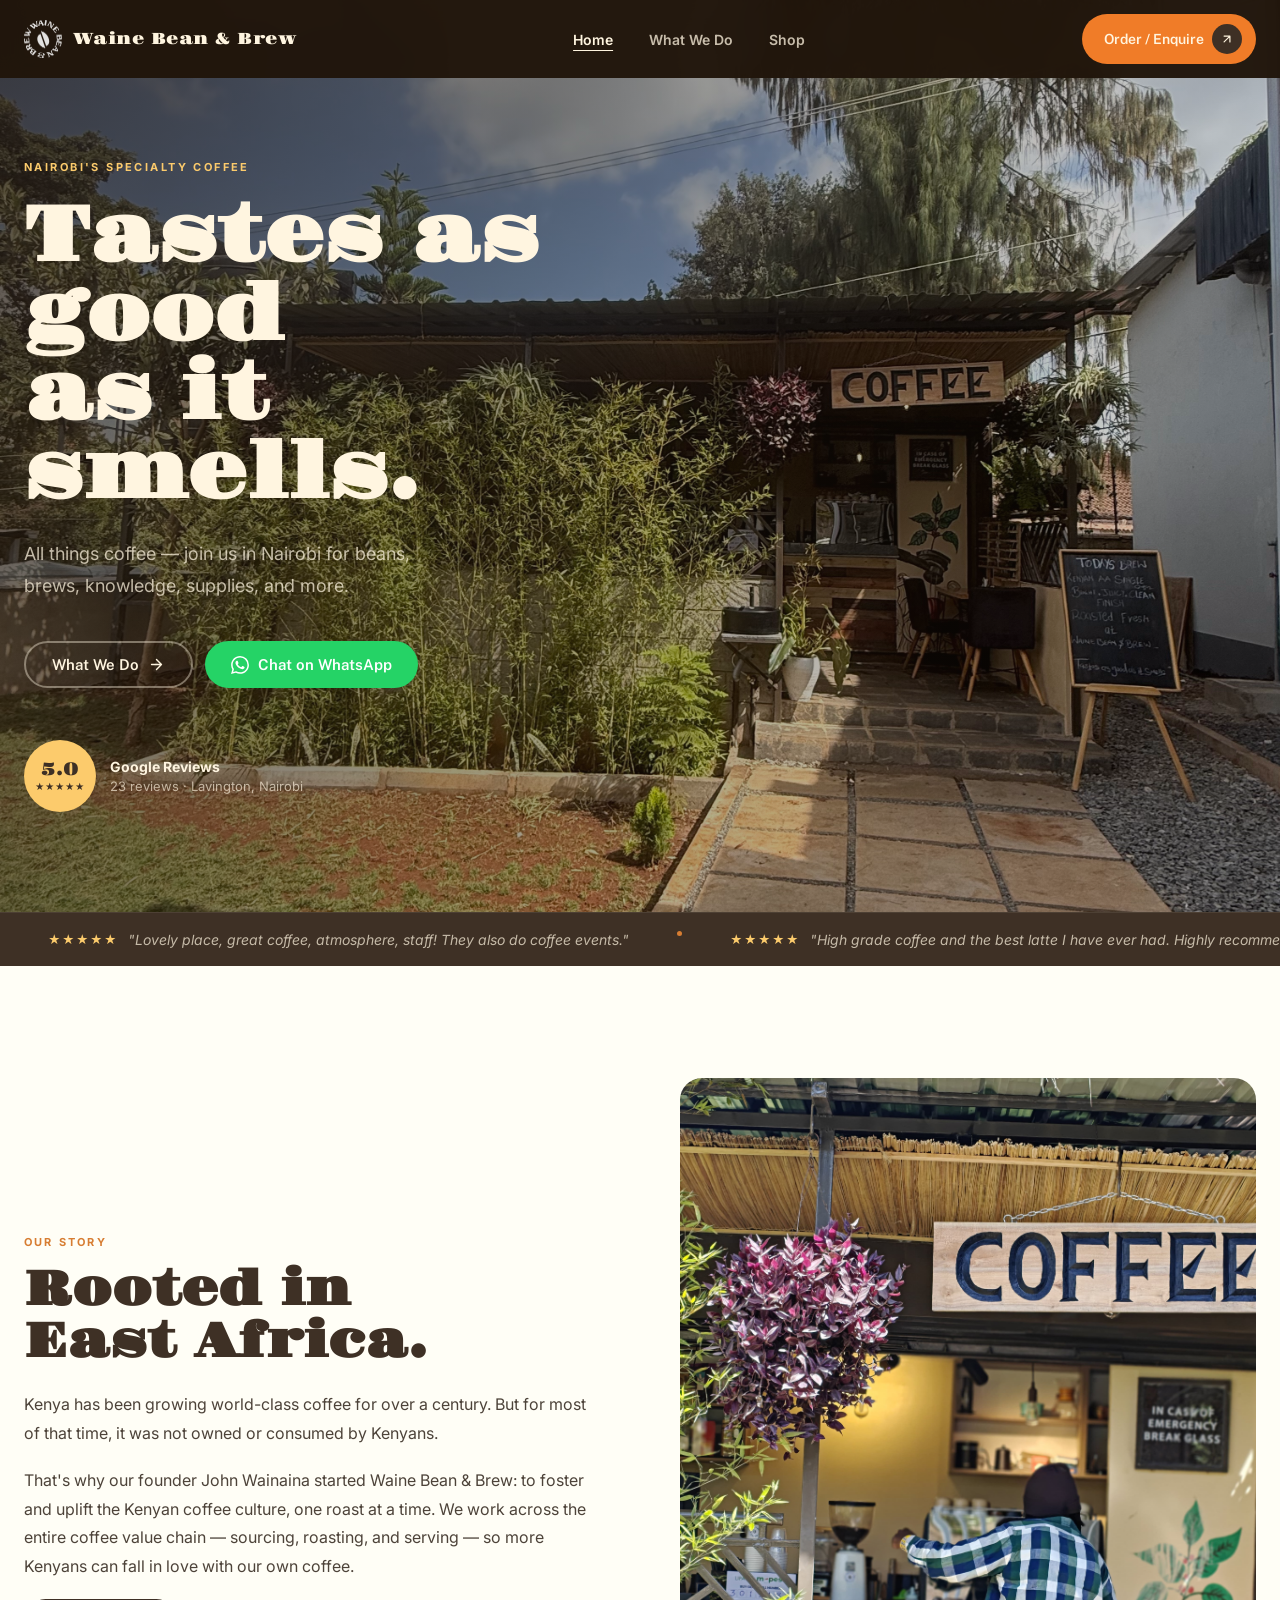
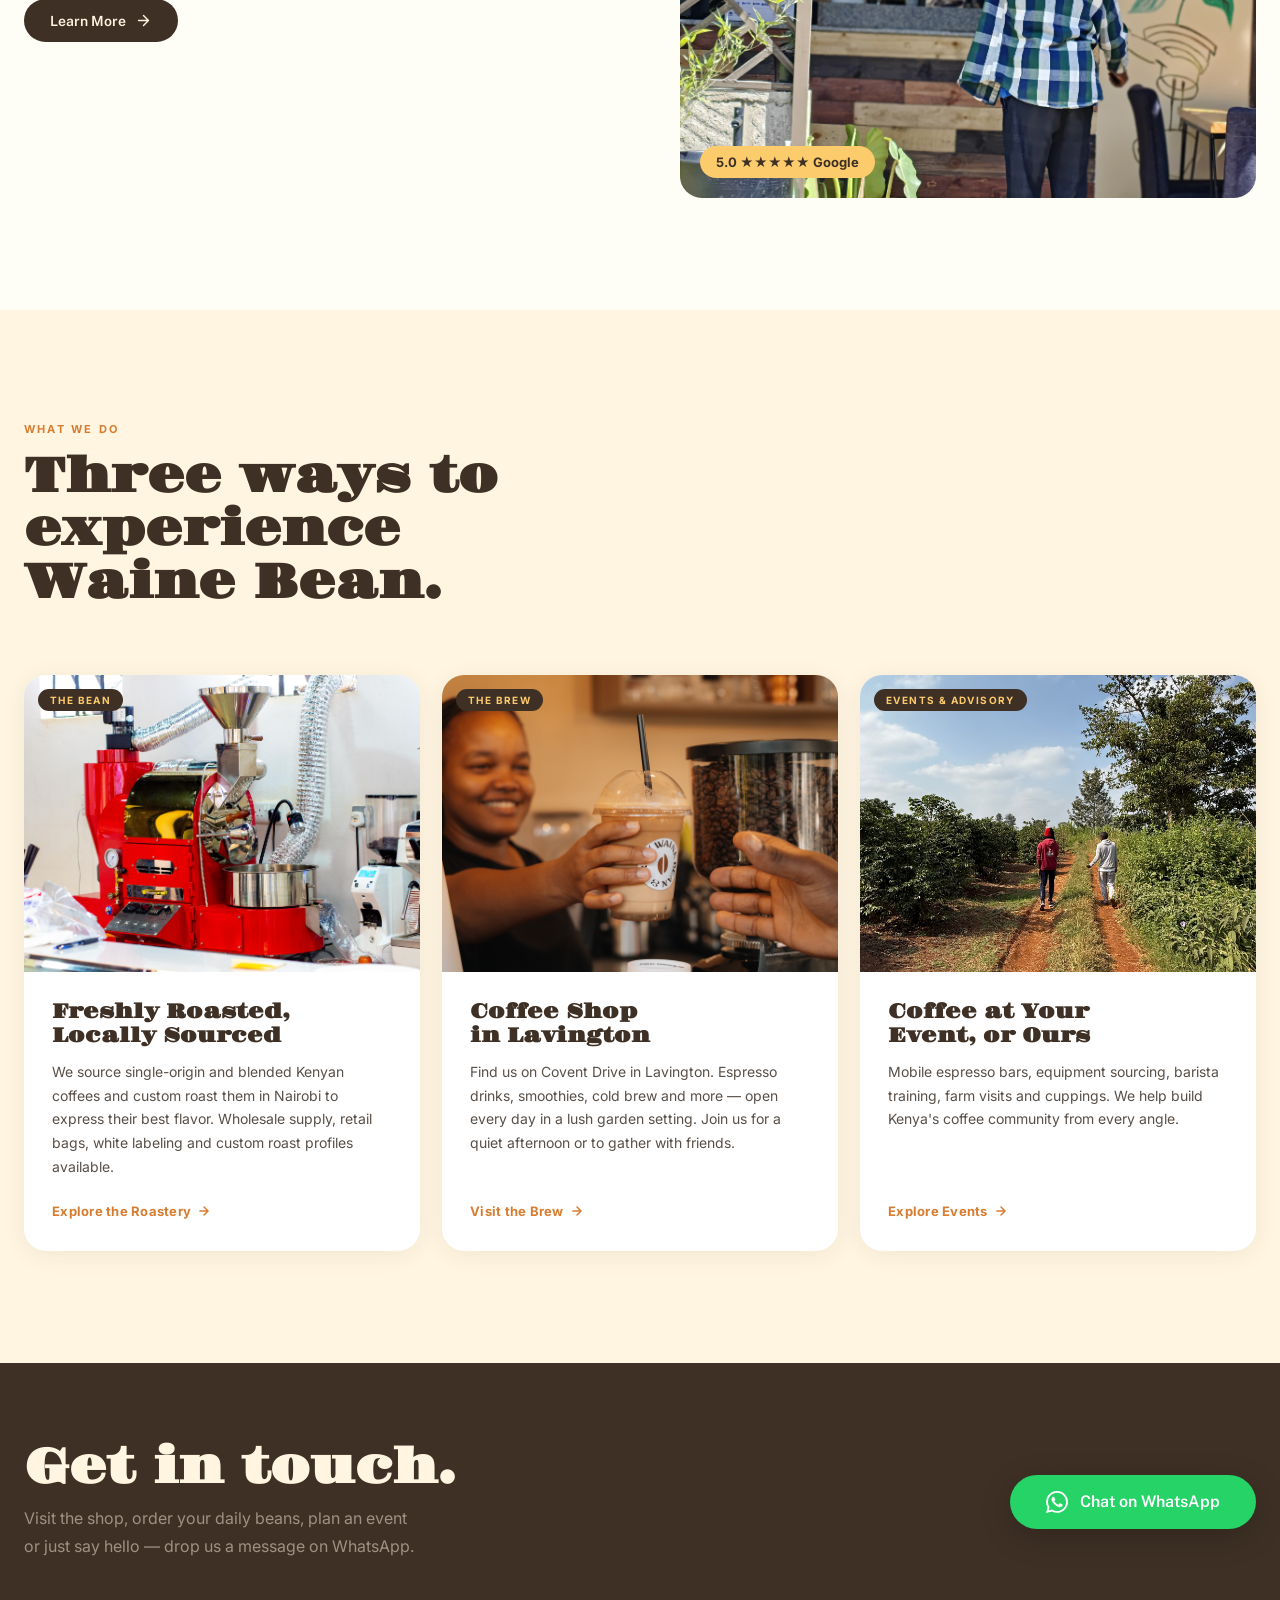
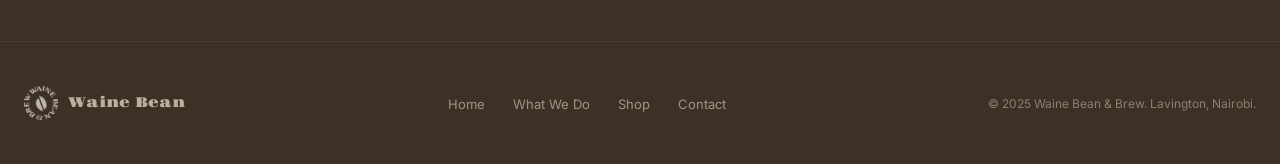
<file: WBB Site.html>
<!DOCTYPE html>
<html lang="en">
<head>
  <meta charset="UTF-8">
  <meta name="viewport" content="width=device-width, initial-scale=1.0">
  <title>Waine Bean &amp; Brew</title>
  <link rel="preconnect" href="https://fonts.googleapis.com">
  <link rel="preconnect" href="https://fonts.gstatic.com" crossorigin="">
  <link href="https://fonts.googleapis.com/css2?family=Gravitas+One&family=Inter:wght@400;500;600;700&family=Public+Sans:wght@400;500;600&display=swap" rel="stylesheet">
  <style>
    *, *::before, *::after { box-sizing: border-box; margin: 0; padding: 0; }
    :root {
      --brown:  #3e3025;
      --orange: #d77d32;
      --peach:  #fff5e0;
      --cream:  #fffef6;
      --gold:   #fccb6c;
      --green:  #1b3a2a;
      --text:   #21150b;
      --page-gutter: max(24px, calc(50% - 640px));
    }
    html { scroll-behavior: smooth; }
    body { font-family: 'Inter', sans-serif; background: var(--cream); color: var(--text); overflow-x: hidden; }

    /* ── PAGE SWITCHING ── */
    .page { display: none; }
    .page.active { display: block; }

    /* ── NAV ── */
    nav {
      position: fixed; top: 0; left: 0; right: 0; z-index: 100;
      padding: 14px var(--page-gutter);
      display: flex; align-items: center; justify-content: space-between;
      background: rgba(33,21,11,0.97); backdrop-filter: blur(10px);
    }
    .nav-logo { display: flex; align-items: center; gap: 11px; text-decoration: none; cursor: pointer; }
    .nav-logo img { width: 38px; height: 38px; object-fit: contain; filter: brightness(0) invert(1); opacity: 0.88; }
    .nav-wordmark { font-family: 'Gravitas One', serif; font-size: 16px; color: var(--peach); letter-spacing: 0.03em; }
    .nav-links { display: flex; gap: 36px; list-style: none; }
    .nav-links a { font-weight: 600; font-size: 14px; color: var(--peach); text-decoration: none; opacity: 0.75; transition: opacity 0.2s; cursor: pointer; }
    .nav-links a:hover { opacity: 1; }
    .nav-links a.active { opacity: 1; text-decoration: underline; text-underline-offset: 5px; }
    .nav-cta {
      display: inline-flex; align-items: center; gap: 8px;
      background: #f07c28; color: var(--peach);
      font-family: 'Public Sans', sans-serif; font-weight: 600; font-size: 14px;
      padding: 10px 14px 10px 22px; border-radius: 40px; text-decoration: none;
      transition: background 0.2s;
    }
    .nav-cta:hover { background: #be6c27; }
    .nav-cta-icon { width: 30px; height: 30px; background: var(--brown); border-radius: 50%; display: flex; align-items: center; justify-content: center; }
    .nav-cta-icon svg { width: 14px; height: 14px; stroke: var(--peach); fill: none; }

    /* ── SHARED ── */
    .section-label { font-size: 11px; font-weight: 700; letter-spacing: 0.2em; text-transform: uppercase; color: var(--orange); margin-bottom: 16px; }
    .section-title { font-family: 'Gravitas One', serif; font-size: clamp(30px, 4vw, 48px); line-height: 1.1; color: var(--brown); margin-bottom: 20px; }
    .section-body { font-size: 16px; line-height: 1.8; color: var(--text); opacity: 0.8; margin-bottom: 18px; }
    .btn-primary {
      display: inline-flex; align-items: center; gap: 9px;
      background: var(--brown); color: var(--peach);
      font-family: 'Public Sans', sans-serif; font-weight: 600; font-size: 14px;
      padding: 13px 26px; border-radius: 40px; text-decoration: none;
      transition: background 0.2s, transform 0.15s; cursor: pointer;
    }
    .btn-primary:hover { background: #2a1f15; transform: translateY(-2px); }
    .btn-primary svg { width: 17px; height: 17px; fill: none; stroke: currentColor; stroke-width: 2; flex-shrink: 0; }
    .btn-green {
      display: inline-flex; align-items: center; gap: 9px;
      background: var(--green); color: var(--peach);
      font-family: 'Public Sans', sans-serif; font-weight: 600; font-size: 14px;
      padding: 13px 26px; border-radius: 40px; text-decoration: none;
      transition: background 0.2s, transform 0.15s;
    }
    .btn-green:hover { background: #122a1e; transform: translateY(-2px); }
    .btn-green svg { width: 14px; height: 14px; stroke: currentColor; fill: none; stroke-width: 2; }
    .btn-whatsapp {
      display: inline-flex; align-items: center; gap: 9px;
      background: #25D366; color: #fff;
      font-family: 'Public Sans', sans-serif; font-weight: 600; font-size: 15px;
      padding: 13px 26px; border-radius: 40px; text-decoration: none;
      transition: background 0.2s, transform 0.15s;
    }
    .btn-whatsapp:hover { background: #1ebe58; transform: translateY(-2px); }
    .btn-whatsapp svg { width: 18px; height: 18px; fill: currentColor; flex-shrink: 0; }
    .btn-whatsapp-sm {
      display: inline-flex; align-items: center; gap: 9px;
      background: #25D366; color: #fff;
      font-family: 'Public Sans', sans-serif; font-weight: 600; font-size: 13px;
      padding: 10px 18px; border-radius: 40px; text-decoration: none;
      transition: background 0.2s, transform 0.15s;
    }
    .btn-whatsapp-sm:hover { background: #1ebe58; }
    .btn-whatsapp-sm svg { width: 15px; height: 15px; fill: currentColor; }
    .btn-whatsapp-lg {
      display: inline-flex; align-items: center; gap: 12px;
      background: #25D366; color: #fff;
      font-family: 'Public Sans', sans-serif; font-weight: 600; font-size: 16px;
      padding: 16px 36px; border-radius: 40px; text-decoration: none;
      box-shadow: 0 8px 32px rgba(0,0,0,0.2);
      transition: background 0.2s, transform 0.15s; flex-shrink: 0;
    }
    .btn-whatsapp-lg:hover { background: #1ebe58; transform: translateY(-2px); }
    .btn-whatsapp-lg svg { width: 22px; height: 22px; fill: currentColor; flex-shrink: 0; }
    .btn-peach {
      display: inline-flex; align-items: center; gap: 9px;
      background: var(--peach); color: var(--brown);
      font-family: 'Public Sans', sans-serif; font-weight: 700; font-size: 15px;
      padding: 14px 28px; border-radius: 40px; text-decoration: none;
      transition: background 0.2s, transform 0.15s;
    }
    .btn-peach:hover { background: white; transform: translateY(-2px); }
    .btn-peach svg { width: 18px; height: 18px; flex-shrink: 0; fill: currentColor; }
    .btn-peach-outline {
      display: inline-flex; align-items: center; gap: 9px;
      background: transparent; color: var(--peach);
      border: 2px solid rgba(255,245,224,0.4);
      font-family: 'Public Sans', sans-serif; font-weight: 600; font-size: 15px;
      padding: 13px 26px; border-radius: 40px; text-decoration: none;
      transition: border-color 0.2s, background 0.2s; cursor: pointer;
    }
    .btn-peach-outline:hover { border-color: var(--peach); background: rgba(255,245,224,0.08); }
    .btn-peach-outline svg { width: 17px; height: 17px; fill: none; stroke: currentColor; stroke-width: 2; flex-shrink: 0; }
    .contact-strip {
      background: var(--brown); padding: 80px var(--page-gutter);
      display: flex; align-items: center; justify-content: space-between;
      flex-wrap: wrap; gap: 40px;
    }
    .contact-strip .section-title { color: var(--peach); margin-bottom: 8px; }
    .contact-strip .section-body { color: rgba(255,245,224,0.62); max-width: 400px; margin-bottom: 0; }
    .contact-title { font-family: 'Gravitas One', serif; font-size: clamp(28px,3.5vw,44px); color: var(--peach); margin-bottom: 8px; line-height: 1.1; }
    .contact-body { font-size: 16px; line-height: 1.7; color: rgba(255,245,224,0.62); max-width: 400px; }
    footer { background: var(--brown); color: var(--peach); padding: 44px var(--page-gutter); display: flex; align-items: center; justify-content: space-between; flex-wrap: wrap; gap: 20px; border-top: 1px solid rgba(255,245,224,0.07); }
    .footer-logo { display: flex; align-items: center; gap: 10px; }
    .footer-logo img { width: 34px; height: 34px; filter: brightness(0) invert(1); opacity: 0.65; }
    .footer-wordmark { font-family: 'Gravitas One', serif; font-size: 14px; opacity: 0.65; }
    .footer-copy { font-size: 12px; opacity: 0.4; }
    .footer-links { display: flex; gap: 28px; list-style: none; }
    .footer-links a { color: var(--peach); opacity: 0.5; font-size: 13px; text-decoration: none; transition: opacity 0.2s; cursor: pointer; }
    .footer-links a:hover { opacity: 1; }
    .wa-svg { width: 22px; height: 22px; fill: currentColor; flex-shrink: 0; }

    /* ── HOME PAGE ── */
    .hero {
      position: relative; min-height: 100vh;
      display: flex; align-items: center; overflow: hidden;
    }
    .hero-bg { position: absolute; inset: 0; z-index: 0; }
    .hero-bg img { width: 100%; height: 100%; object-fit: cover; object-position: center; display: block; }
    .hero-bg::after {
      content: ''; position: absolute; inset: 0;
      background: linear-gradient(105deg, rgba(33,21,11,0.72) 0%, rgba(33,21,11,0.35) 60%, rgba(33,21,11,0.1) 100%);
    }
    .hero-content { position: relative; z-index: 2; margin-left: var(--page-gutter); padding: 160px 0 100px; max-width: 640px; }
    .hero-label { font-size: 11px; font-weight: 700; letter-spacing: 0.22em; text-transform: uppercase; color: var(--gold); margin-bottom: 24px; }
    .hero-title { font-family: 'Gravitas One', serif; font-size: clamp(48px, 6vw, 84px); color: var(--peach); line-height: 1.03; margin-bottom: 24px; }
    .hero-sub { font-size: 18px; line-height: 1.75; color: rgba(255,245,224,0.72); max-width: 420px; margin-bottom: 40px; }
    .hero-btns { display: flex; gap: 12px; flex-wrap: wrap; }
    .hero-badge { margin-top: 52px; display: flex; align-items: center; gap: 14px; }
    .hero-badge-circle {
      width: 72px; height: 72px; border-radius: 50%;
      background: var(--gold); color: var(--brown);
      display: flex; flex-direction: column; align-items: center; justify-content: center; flex-shrink: 0;
    }
    .hero-badge-circle-num { font-family: 'Gravitas One', serif; font-size: 18px; line-height: 1; }
    .hero-badge-circle-stars { font-size: 9px; letter-spacing: 1px; margin-top: 2px; }
    .hero-badge-text { color: rgba(255,245,224,0.65); font-size: 13px; line-height: 1.5; }
    .hero-badge-text strong { color: var(--peach); display: block; font-size: 14px; }
    .reviews-ticker { background: var(--brown); overflow: hidden; padding: 18px 0; border-top: 1px solid rgba(255,245,224,0.08); }
    .reviews-ticker-track { display: flex; gap: 0; animation: ticker 40s linear infinite; width: max-content; }
    .reviews-ticker:hover .reviews-ticker-track { animation-play-state: paused; }
    @keyframes ticker { 0% { transform: translateX(0); } 100% { transform: translateX(-50%); } }
    .ticker-item { display: inline-flex; align-items: center; gap: 10px; padding: 0 48px; white-space: nowrap; font-size: 14px; color: rgba(255,245,224,0.7); font-style: italic; }
    .ticker-stars { color: var(--gold); font-style: normal; letter-spacing: 1px; font-size: 12px; }
    .ticker-sep { width: 5px; height: 5px; border-radius: 50%; background: var(--orange); flex-shrink: 0; }
    .story { padding: 112px var(--page-gutter); background: var(--cream); display: grid; grid-template-columns: 1fr 1fr; gap: 80px; align-items: center; }
    .story-photo { border-radius: 22px; overflow: hidden; position: relative; aspect-ratio: 4/5; }
    .story-photo img { width: 100%; height: 100%; object-fit: cover; display: block; }
    .story-badge { position: absolute; bottom: 20px; left: 20px; background: var(--gold); color: var(--brown); font-weight: 700; font-size: 13px; padding: 8px 16px; border-radius: 30px; }
    .home-cards-section { padding: 112px var(--page-gutter); background: var(--peach); }
    .home-cards-header { max-width: 560px; margin-bottom: 64px; }
    .home-cards { display: grid; grid-template-columns: repeat(3, 1fr); gap: 22px; }
    .home-card { background: white; border-radius: 22px; overflow: hidden; display: flex; flex-direction: column; box-shadow: 0 4px 24px rgba(62,48,37,0.07); transition: transform 0.25s, box-shadow 0.25s; }
    .home-card:hover { transform: translateY(-6px); box-shadow: 0 12px 40px rgba(62,48,37,0.13); }
    .home-card-photo { aspect-ratio: 4/3; overflow: hidden; position: relative; }
    .home-card-photo img { width: 100%; height: 100%; object-fit: cover; display: block; transition: transform 0.4s; }
    .home-card:hover .home-card-photo img { transform: scale(1.04); }
    .home-card-tag { position: absolute; top: 14px; left: 14px; font-size: 10px; font-weight: 700; letter-spacing: 0.14em; text-transform: uppercase; background: var(--brown); color: var(--gold); padding: 5px 12px; border-radius: 20px; }
    .home-card-body { padding: 28px 28px 32px; flex: 1; display: flex; flex-direction: column; }
    .home-card-title { font-family: 'Gravitas One', serif; font-size: 20px; color: var(--brown); margin-bottom: 12px; line-height: 1.2; }
    .home-card-text { font-size: 14px; line-height: 1.7; color: var(--text); opacity: 0.75; flex: 1; margin-bottom: 24px; }
    .home-card-link { display: inline-flex; align-items: center; gap: 6px; color: var(--orange); font-weight: 700; font-size: 13px; text-decoration: none; cursor: pointer; letter-spacing: 0.02em; transition: gap 0.2s; }
    .home-card-link:hover { gap: 10px; }
    .home-card-link svg { width: 14px; height: 14px; stroke: currentColor; fill: none; stroke-width: 2.5; }

    /* ── WHAT WE DO PAGE ── */
    .page-hero {
      padding: 148px var(--page-gutter) 100px; background: var(--brown);
      display: grid; grid-template-columns: 1fr 1fr; gap: 80px; align-items: center;
      position: relative; overflow: hidden;
    }
    .page-hero::after { content: ''; position: absolute; right: 0; top: 0; bottom: 0; width: 50%; background: url('assets/photos/outside.jpg') center / cover no-repeat; opacity: 0.18; }
    .page-hero-label { font-size: 11px; font-weight: 700; letter-spacing: 0.2em; text-transform: uppercase; color: var(--gold); margin-bottom: 20px; }
    .page-hero-title { font-family: 'Gravitas One', serif; font-size: clamp(44px, 5.5vw, 72px); color: var(--peach); line-height: 1.05; margin-bottom: 20px; }
    .page-hero-body { font-size: 17px; line-height: 1.75; color: rgba(255,245,224,0.68); max-width: 440px; }
    .anchor-nav { display: flex; flex-direction: column; gap: 14px; position: relative; z-index: 2; }
    .anchor-link { display: flex; align-items: center; justify-content: space-between; background: rgba(255,245,224,0.07); border: 1px solid rgba(255,245,224,0.12); border-radius: 14px; padding: 20px 24px; text-decoration: none; color: var(--peach); transition: background 0.2s, border-color 0.2s; cursor: pointer; }
    .anchor-link:hover { background: rgba(255,245,224,0.13); border-color: var(--orange); }
    .anchor-num { font-size: 10px; font-weight: 700; letter-spacing: 0.18em; text-transform: uppercase; color: var(--gold); margin-bottom: 4px; }
    .anchor-title { font-family: 'Gravitas One', serif; font-size: 17px; }
    .anchor-link svg { width: 18px; height: 18px; stroke: var(--orange); fill: none; flex-shrink: 0; }
    .wwd-section-label { font-size: 11px; font-weight: 700; letter-spacing: 0.2em; text-transform: uppercase; color: var(--orange); margin-bottom: 16px; }
    .wwd-section-title { font-family: 'Gravitas One', serif; font-size: clamp(30px, 4vw, 48px); line-height: 1.1; color: var(--brown); margin-bottom: 20px; }
    .wwd-section-body { font-size: 16px; line-height: 1.8; color: var(--text); opacity: 0.8; margin-bottom: 18px; }
    .offering-list { list-style: none; margin: 20px 0 28px; display: flex; flex-direction: column; gap: 12px; }
    .offering-list li { display: flex; align-items: flex-start; gap: 12px; font-size: 15px; line-height: 1.55; color: var(--text); opacity: 0.85; }
    .offering-list li::before { content: ''; width: 7px; height: 7px; border-radius: 50%; background: var(--orange); flex-shrink: 0; margin-top: 7px; }
    .two-col { display: grid; grid-template-columns: 1fr 1fr; gap: 72px; align-items: center; }
    .img-block { border-radius: 20px; overflow: hidden; position: relative; }
    .img-block img { width: 100%; height: 100%; object-fit: cover; display: block; }
    .img-tag { position: absolute; bottom: 14px; left: 14px; font-size: 10px; font-weight: 700; letter-spacing: 0.14em; text-transform: uppercase; color: white; background: rgba(0,0,0,0.45); padding: 5px 12px; border-radius: 20px; backdrop-filter: blur(4px); }
    .roastery { padding: 112px var(--page-gutter); background: var(--cream); }
    .bag-showcase { display: grid; grid-template-columns: 1fr 1fr; gap: 20px; margin-top: 40px; }
    .bag-card { border-radius: 16px; overflow: hidden; position: relative; aspect-ratio: 3/4; }
    .bag-card img { width: 100%; height: 100%; object-fit: cover; display: block; transition: transform 0.4s; }
    .bag-card:hover img { transform: scale(1.04); }
    .bag-card-label { position: absolute; bottom: 0; left: 0; right: 0; padding: 28px 18px 18px; background: linear-gradient(to top, rgba(33,21,11,0.85), transparent); color: white; }
    .bag-card-label .name { font-family: 'Gravitas One', serif; font-size: 16px; margin-bottom: 3px; }
    .bag-card-label .sub { font-size: 11px; opacity: 0.75; }
    .retail-box { margin-top: 40px; background: var(--peach); border-radius: 18px; padding: 32px; border-left: 4px solid var(--orange); }
    .retail-box h4 { font-family: 'Gravitas One', serif; font-size: 20px; color: var(--brown); margin-bottom: 10px; }
    .retail-box p { font-size: 15px; line-height: 1.65; color: var(--text); opacity: 0.8; margin-bottom: 18px; }
    .brew { padding: 112px var(--page-gutter); background: var(--peach); }
    .brew .wwd-section-title { color: var(--green); }
    .brew-photo-grid { display: grid; grid-template-columns: 2fr 1fr; grid-template-rows: 1fr 1fr; gap: 14px; height: 520px; }
    .brew-photo-grid .main-photo { grid-row: 1 / 3; border-radius: 18px; overflow: hidden; position: relative; }
    .brew-photo-grid .main-photo img { width: 100%; height: 100%; object-fit: cover; }
    .brew-photo-grid .side-photo { border-radius: 18px; overflow: hidden; position: relative; }
    .brew-photo-grid .side-photo img { width: 100%; height: 100%; object-fit: cover; }
    .photo-tag { position: absolute; bottom: 12px; left: 12px; font-size: 10px; font-weight: 700; letter-spacing: 0.12em; text-transform: uppercase; color: white; background: rgba(0,0,0,0.4); padding: 4px 10px; border-radius: 16px; backdrop-filter: blur(4px); }
    .review-highlight { background: white; border-radius: 18px; padding: 28px; margin: 32px 0; box-shadow: 0 4px 24px rgba(62,48,37,0.08); }
    .review-highlight-header { display: flex; align-items: center; justify-content: space-between; margin-bottom: 18px; }
    .review-big { font-family: 'Gravitas One', serif; font-size: 40px; color: var(--brown); line-height: 1; }
    .review-stars-big { font-size: 17px; color: var(--gold); letter-spacing: 2px; }
    .review-count { font-size: 12px; color: var(--text); opacity: 0.5; margin-top: 3px; }
    .review-quote { font-size: 14px; line-height: 1.7; color: var(--text); opacity: 0.75; font-style: italic; border-top: 1px solid rgba(62,48,37,0.08); padding-top: 16px; }
    .events { padding: 112px var(--page-gutter); background: #5c3d28; }
    .events .wwd-section-label { color: var(--gold); }
    .events .wwd-section-title { color: var(--peach); }
    .events .wwd-section-body { color: rgba(255,245,224,0.72); }
    .events-cards { display: grid; grid-template-columns: repeat(2, 1fr); gap: 18px; margin: 52px 0; }
    .event-card { background: rgba(255,245,224,0.07); border: 1px solid rgba(255,245,224,0.1); border-radius: 18px; padding: 30px 26px; transition: background 0.2s, border-color 0.2s; }
    .event-card:hover { background: rgba(255,245,224,0.12); border-color: rgba(252,203,108,0.35); }
    .event-icon { font-size: 26px; margin-bottom: 16px; }
    .event-title { font-family: 'Gravitas One', serif; font-size: 19px; color: var(--peach); margin-bottom: 10px; line-height: 1.2; }
    .event-desc { font-size: 14px; line-height: 1.65; color: rgba(255,245,224,0.62); }
    .events-cta-block { background: rgba(255,245,224,0.06); border: 1px solid rgba(255,245,224,0.1); border-radius: 20px; padding: 52px; display: flex; align-items: center; gap: 60px; }
    .events-cta-img { width: 220px; flex-shrink: 0; }
    .events-cta-img img { width: 100%; border-radius: 14px; object-fit: cover; aspect-ratio: 3/4; }
    .events-cta-text h3 { font-family: 'Gravitas One', serif; font-size: 30px; color: var(--peach); margin-bottom: 14px; line-height: 1.2; }
    .events-cta-text p { font-size: 15px; line-height: 1.75; color: rgba(255,245,224,0.68); margin-bottom: 28px; }

    /* ── SHOP PAGE ── */
    .shop-hero {
      padding: 130px var(--page-gutter) 72px; background: var(--brown);
      display: flex; align-items: flex-end; justify-content: space-between;
      gap: 40px; flex-wrap: wrap; position: relative; overflow: hidden;
    }
    .shop-hero::after { content: 'SHOP'; position: absolute; right: -20px; top: 20px; font-family: 'Gravitas One', serif; font-size: 260px; color: rgba(255,245,224,0.03); line-height: 1; pointer-events: none; }
    .filters { background: var(--peach); padding: 24px var(--page-gutter); display: flex; align-items: center; gap: 12px; border-bottom: 1px solid rgba(62,48,37,0.1); flex-wrap: wrap; position: sticky; top: 66px; z-index: 50; }
    .filter-label { font-size: 11px; font-weight: 700; letter-spacing: 0.15em; text-transform: uppercase; color: var(--brown); opacity: 0.5; margin-right: 4px; }
    .filter-btn { padding: 8px 18px; border-radius: 40px; border: 1.5px solid rgba(62,48,37,0.2); font-family: 'Public Sans', sans-serif; font-weight: 600; font-size: 13px; color: var(--brown); background: transparent; cursor: pointer; transition: background 0.15s, border-color 0.15s, color 0.15s; }
    .filter-btn:hover { border-color: var(--orange); color: var(--orange); }
    .filter-btn.active { background: var(--brown); color: var(--peach); border-color: var(--brown); }
    .shop-grid-wrap { padding: 56px var(--page-gutter) 100px; }
    .shop-grid { display: grid; grid-template-columns: repeat(3, 1fr); gap: 28px; }
    .product-card { background: white; border-radius: 20px; overflow: hidden; display: flex; flex-direction: column; transition: transform 0.25s, box-shadow 0.25s; position: relative; }
    .product-card:hover { transform: translateY(-5px); box-shadow: 0 20px 48px rgba(62,48,37,0.13); }
    .product-card.hidden { display: none; }
    .card-image { width: 100%; aspect-ratio: 3/4; overflow: hidden; position: relative; background: var(--peach); }
    .card-image img { width: 100%; height: 100%; object-fit: cover; object-position: center; transition: transform 0.5s ease; }
    .product-card:hover .card-image img { transform: scale(1.04); }
    .card-badge { position: absolute; top: 14px; left: 14px; font-size: 9px; font-weight: 700; letter-spacing: 0.15em; text-transform: uppercase; padding: 5px 12px; border-radius: 20px; backdrop-filter: blur(4px); }
    .badge-limited { background: var(--gold); color: var(--brown); }
    .badge-showcase { background: rgba(27,58,42,0.85); color: white; }
    .badge-natural { background: rgba(215,125,50,0.9); color: white; }
    .card-content { padding: 24px 24px 28px; flex: 1; display: flex; flex-direction: column; }
    .card-origin { font-size: 10px; font-weight: 700; letter-spacing: 0.2em; text-transform: uppercase; color: var(--orange); margin-bottom: 8px; }
    .card-name { font-family: 'Gravitas One', serif; font-size: 22px; color: var(--brown); margin-bottom: 8px; line-height: 1.15; }
    .card-desc { font-size: 13px; line-height: 1.65; color: var(--text); opacity: 0.7; margin-bottom: 16px; }
    .card-notes { display: flex; flex-wrap: wrap; gap: 6px; margin-bottom: 20px; }
    .note-tag { font-size: 11px; font-weight: 600; background: var(--peach); color: var(--brown); padding: 4px 12px; border-radius: 20px; }
    .card-meta { display: flex; gap: 8px; flex-wrap: wrap; margin-bottom: 20px; }
    .meta-tag { font-size: 10px; font-weight: 700; letter-spacing: 0.1em; text-transform: uppercase; color: var(--brown); opacity: 0.55; background: rgba(62,48,37,0.07); padding: 4px 10px; border-radius: 12px; }
    .card-roast { display: flex; align-items: center; gap: 8px; margin-bottom: 16px; }
    .roast-label { font-size: 10px; font-weight: 700; letter-spacing: 0.12em; text-transform: uppercase; color: var(--brown); opacity: 0.45; }
    .roast-beans { display: flex; gap: 3px; align-items: center; }
    .roast-bean { width: 16px; height: 16px; }
    .roast-bean.filled path.body { fill: var(--brown); }
    .roast-bean.filled path.crease { stroke: rgba(255,245,224,0.5); }
    .roast-bean.empty path.body { fill: none; stroke: var(--brown); stroke-width: 1.5; opacity: 0.3; }
    .roast-bean.empty path.crease { display: none; }
    .roast-name { font-size: 11px; font-weight: 700; color: var(--brown); opacity: 0.55; letter-spacing: 0.05em; }
    .card-sizes { display: flex; gap: 8px; flex-wrap: wrap; margin-bottom: 20px; }
    .size-tag { font-size: 12px; font-weight: 600; color: var(--brown); border: 1.5px solid rgba(62,48,37,0.2); padding: 5px 12px; border-radius: 10px; cursor: pointer; transition: border-color 0.15s, background 0.15s; }
    .size-tag:hover, .size-tag.selected { border-color: var(--orange); background: rgba(215,125,50,0.08); color: var(--orange); }
    .card-price { font-family: 'Gravitas One', serif; font-size: 13px; color: var(--brown); opacity: 0.45; margin-bottom: 16px; font-style: italic; flex: 1; }
    .card-cta { display: flex; align-items: center; gap: 9px; background: #25D366; color: white; font-family: 'Public Sans', sans-serif; font-weight: 700; font-size: 13px; padding: 12px 20px; border-radius: 40px; text-decoration: none; transition: background 0.2s, transform 0.15s; width: 100%; justify-content: center; }
    .card-cta:hover { background: #1ebe58; transform: translateY(-1px); }
    .card-cta svg { width: 16px; height: 16px; fill: currentColor; flex-shrink: 0; }
    .results-bar { display: flex; align-items: center; justify-content: space-between; margin-bottom: 32px; }
    .results-count { font-size: 13px; color: var(--text); opacity: 0.5; font-weight: 600; }

    /* ── RESPONSIVE ── */
    @media (max-width: 960px) {
      nav { padding: 14px 24px; }
      .hero-content { padding: 120px 0 80px; max-width: 100%; }
      .story { grid-template-columns: 1fr; padding: 80px var(--page-gutter); gap: 48px; }
      .story-photo { order: -1; }
      .home-cards-section { padding: 80px var(--page-gutter); }
      .home-cards { grid-template-columns: 1fr; }
      .page-hero { grid-template-columns: 1fr; padding: 120px var(--page-gutter) 72px; gap: 48px; }
      .page-hero::after { display: none; }
      .two-col { grid-template-columns: 1fr; gap: 48px; }
      .roastery, .brew, .events { padding: 80px var(--page-gutter); }
      .events-cards { grid-template-columns: 1fr; }
      .events-cta-block { flex-direction: column; padding: 36px; gap: 32px; }
      .events-cta-img { width: 100%; }
      .brew-photo-grid { height: auto; grid-template-columns: 1fr; }
      .brew-photo-grid .main-photo { grid-row: auto; height: 280px; }
      .brew-photo-grid .side-photo { height: 200px; }
      .bag-showcase { grid-template-columns: 1fr; }
      .shop-grid { grid-template-columns: repeat(2, 1fr); }
      .shop-grid-wrap, .filters, .shop-hero { padding-left: var(--page-gutter); padding-right: var(--page-gutter); }
      .contact-strip, footer { padding: 60px var(--page-gutter); }
    }
    @media (max-width: 600px) {
      nav { flex-wrap: wrap; row-gap: 8px; padding: 10px var(--page-gutter); }
      .nav-logo img { width: 32px; height: 32px; }
      .nav-wordmark { font-size: 13px; }
      .nav-links { order: 3; display: flex; width: 100%; justify-content: center; gap: clamp(16px, 5vw, 28px); }
      .nav-links a { font-size: 12px; }
      .nav-cta { font-size: 12px; padding: 7px 10px 7px 14px; }
      .nav-cta-icon { width: 26px; height: 26px; }
      .hero-content { padding-top: 160px; }
      .shop-grid { grid-template-columns: 1fr; }
    }
  </style>
</head>
<body>

<!-- NAV -->
<nav>
  <a class="nav-logo" onclick="showPage('home')">
    <img src="assets/logo-circular.png" alt="Waine Bean">
    <span class="nav-wordmark">Waine Bean &amp; Brew</span>
  </a>
  <ul class="nav-links">
    <li><a id="nav-home" class="active" onclick="showPage('home')">Home</a></li>
    <li><a id="nav-wwd" onclick="showPage('wwd')">What We Do</a></li>
    <li><a id="nav-shop" onclick="showPage('shop')">Shop</a></li>
  </ul>
  <a href="https://wa.me/254700000000?text=Hello%20Waine%20Bean!" target="_blank" class="nav-cta">
    Order / Enquire
    <span class="nav-cta-icon">
      <svg viewBox="0 0 24 24" stroke-width="2"><path d="M7 17l10-10M7 7h10v10" stroke-linecap="round" stroke-linejoin="round"></path></svg>
    </span>
  </a>
</nav>

<!-- ═══════════════════════════════ HOME PAGE ═══════════════════════════════ -->
<div class="page active" id="page-home">

  <section class="hero">
    <div class="hero-bg">
      <img src="assets/photos/outside.jpg" alt="Waine Bean &amp; Brew garden space in Lavington">
    </div>
    <div class="hero-content">
      <p class="hero-label">Nairobi's Specialty Coffee</p>
      <h1 class="hero-title">Tastes as good<br>as it smells.</h1>
      <p class="hero-sub">All things coffee — join us in Nairobi for beans, brews, knowledge, supplies, and more.</p>
      <div class="hero-btns">
        <a class="btn-peach-outline" onclick="showPage('wwd')">
          What We Do
          <svg viewBox="0 0 24 24"><path d="M5 12h14M12 5l7 7-7 7" stroke-linecap="round" stroke-linejoin="round"></path></svg>
        </a>
        <a href="https://wa.me/254700000000?text=Hello%20Waine%20Bean!" target="_blank" class="btn-whatsapp">
          <svg viewBox="0 0 24 24"><path d="M17.472 14.382c-.297-.149-1.758-.867-2.03-.967-.273-.099-.471-.148-.67.15-.197.297-.767.966-.94 1.164-.173.199-.347.223-.644.075-.297-.15-1.255-.463-2.39-1.475-.883-.788-1.48-1.761-1.653-2.059-.173-.297-.018-.458.13-.606.134-.133.298-.347.446-.52.149-.174.198-.298.298-.497.099-.198.05-.371-.025-.52-.075-.149-.669-1.612-.916-2.207-.242-.579-.487-.5-.669-.51-.173-.008-.371-.01-.57-.01-.198 0-.52.074-.792.372-.272.297-1.04 1.016-1.04 2.479 0 1.462 1.065 2.875 1.213 3.074.149.198 2.096 3.2 5.077 4.487.709.306 1.262.489 1.694.625.712.227 1.36.195 1.871.118.571-.085 1.758-.719 2.006-1.413.248-.694.248-1.289.173-1.413-.074-.124-.272-.198-.57-.347m-5.421 7.403h-.004a9.87 9.87 0 01-5.031-1.378l-.361-.214-3.741.982.998-3.648-.235-.374a9.86 9.86 0 01-1.51-5.26c.001-5.45 4.436-9.884 9.888-9.884 2.64 0 5.122 1.03 6.988 2.898a9.825 9.825 0 012.893 6.994c-.003 5.45-4.437 9.884-9.885 9.884m8.413-18.297A11.815 11.815 0 0012.05 0C5.495 0 .16 5.335.157 11.892c0 2.096.547 4.142 1.588 5.945L.057 24l6.305-1.654a11.882 11.882 0 005.683 1.448h.005c6.554 0 11.89-5.335 11.893-11.893a11.821 11.821 0 00-3.48-8.413z"></path></svg>
          Chat on WhatsApp
        </a>
      </div>
      <div class="hero-badge">
        <div class="hero-badge-circle">
          <span class="hero-badge-circle-num">5.0</span>
          <span class="hero-badge-circle-stars">★★★★★</span>
        </div>
        <div class="hero-badge-text">
          <strong>Google Reviews</strong>
          23 reviews · Lavington, Nairobi
        </div>
      </div>
    </div>
  </section>

  <div class="reviews-ticker">
    <div class="reviews-ticker-track">
      <span class="ticker-item"><span class="ticker-stars">★★★★★</span> "Lovely place, great coffee, atmosphere, staff! They also do coffee events."</span>
      <span class="ticker-sep"></span>
      <span class="ticker-item"><span class="ticker-stars">★★★★★</span> "High grade coffee and the best latte I have ever had. Highly recommend."</span>
      <span class="ticker-sep"></span>
      <span class="ticker-item"><span class="ticker-stars">★★★★★</span> "Had the iced latte and it was incredible!! The quality, the vibe, everything is on point."</span>
      <span class="ticker-sep"></span>
      <span class="ticker-item"><span class="ticker-stars">★★★★★</span> "The calmness and the coffee is very amazing. Two thumbs up."</span>
      <span class="ticker-sep"></span>
      <span class="ticker-item"><span class="ticker-stars">★★★★★</span> "Coffee lovers, do yourself a favor and go check it out!!"</span>
      <span class="ticker-sep"></span>
      <span class="ticker-item"><span class="ticker-stars">★★★★★</span> "Lovely place, great coffee, atmosphere, staff! They also do coffee events."</span>
      <span class="ticker-sep"></span>
      <span class="ticker-item"><span class="ticker-stars">★★★★★</span> "High grade coffee and the best latte I have ever had. Highly recommend."</span>
      <span class="ticker-sep"></span>
      <span class="ticker-item"><span class="ticker-stars">★★★★★</span> "Had the iced latte and it was incredible!! The quality, the vibe, everything is on point."</span>
      <span class="ticker-sep"></span>
      <span class="ticker-item"><span class="ticker-stars">★★★★★</span> "The calmness and the coffee is very amazing. Two thumbs up."</span>
      <span class="ticker-sep"></span>
      <span class="ticker-item"><span class="ticker-stars">★★★★★</span> "Coffee lovers, do yourself a favor and go check it out!!"</span>
      <span class="ticker-sep"></span>
    </div>
  </div>

  <section class="story" id="story">
    <div>
      <p class="section-label">Our Story</p>
      <h2 class="section-title">Rooted in<br>East Africa.</h2>
      <p class="section-body">Kenya has been growing world-class coffee for over a century. But for most of that time, it was not owned or consumed by Kenyans.</p>
      <p class="section-body">That's why our founder John Wainaina started Waine Bean &amp; Brew: to foster and uplift the Kenyan coffee culture, one roast at a time. We work across the entire coffee value chain — sourcing, roasting, and serving — so more Kenyans can fall in love with our own coffee.</p>
      <a class="btn-primary" onclick="showPage('wwd')">
        Learn More
        <svg viewBox="0 0 24 24"><path d="M5 12h14M12 5l7 7-7 7" stroke-linecap="round" stroke-linejoin="round"></path></svg>
      </a>
    </div>
    <div class="story-photo">
      <img src="assets/photos/coffee-sign.jpeg" alt="Waine Bean &amp; Brew coffee sign">
      <div class="story-badge">5.0 ★★★★★ Google</div>
    </div>
  </section>

  <section class="home-cards-section">
    <div class="home-cards-header">
      <p class="section-label">What We Do</p>
      <h2 class="section-title">Three ways to experience<br>Waine Bean.</h2>
    </div>
    <div class="home-cards">
      <div class="home-card">
        <div class="home-card-photo">
          <img src="assets/photos/roaster-large.jpeg" alt="The Bean — Roastery">
          <span class="home-card-tag">The Bean</span>
        </div>
        <div class="home-card-body">
          <h3 class="home-card-title">Freshly Roasted,<br>Locally Sourced</h3>
          <p class="home-card-text">We source single-origin and blended Kenyan coffees and custom roast them in Nairobi to express their best flavor. Wholesale supply, retail bags, white labeling and custom roast profiles available.</p>
          <a class="home-card-link" onclick="showPage('wwd','roastery')">
            Explore the Roastery
            <svg viewBox="0 0 24 24"><path d="M5 12h14M12 5l7 7-7 7" stroke-linecap="round" stroke-linejoin="round"></path></svg>
          </a>
        </div>
      </div>
      <div class="home-card">
        <div class="home-card-photo">
          <img src="assets/photos/barista-serving.jpg" alt="The Brew — Lavington">
          <span class="home-card-tag">The Brew</span>
        </div>
        <div class="home-card-body">
          <h3 class="home-card-title">Coffee Shop<br>in Lavington</h3>
          <p class="home-card-text">Find us on Covent Drive in Lavington. Espresso drinks, smoothies, cold brew and more — open every day in a lush garden setting. Join us for a quiet afternoon or to gather with friends.</p>
          <a class="home-card-link" onclick="showPage('wwd','brew')">
            Visit the Brew
            <svg viewBox="0 0 24 24"><path d="M5 12h14M12 5l7 7-7 7" stroke-linecap="round" stroke-linejoin="round"></path></svg>
          </a>
        </div>
      </div>
      <div class="home-card">
        <div class="home-card-photo">
          <img src="assets/photos/farm-walk.jpg" alt="Events &amp; Advisory">
          <span class="home-card-tag">Events &amp; Advisory</span>
        </div>
        <div class="home-card-body">
          <h3 class="home-card-title">Coffee at Your<br>Event, or Ours</h3>
          <p class="home-card-text">Mobile espresso bars, equipment sourcing, barista training, farm visits and cuppings. We help build Kenya's coffee community from every angle.</p>
          <a class="home-card-link" onclick="showPage('wwd','events')">
            Explore Events
            <svg viewBox="0 0 24 24"><path d="M5 12h14M12 5l7 7-7 7" stroke-linecap="round" stroke-linejoin="round"></path></svg>
          </a>
        </div>
      </div>
    </div>
  </section>

  <div class="contact-strip" id="contact-home">
    <div>
      <h2 class="section-title">Get in touch.</h2>
      <p class="section-body">Visit the shop, order your daily beans, plan an event or just say hello — drop us a message on WhatsApp.</p>
    </div>
    <a href="https://wa.me/254700000000?text=Hello%20Waine%20Bean!" target="_blank" class="btn-whatsapp-lg">
      <svg viewBox="0 0 24 24"><path d="M17.472 14.382c-.297-.149-1.758-.867-2.03-.967-.273-.099-.471-.148-.67.15-.197.297-.767.966-.94 1.164-.173.199-.347.223-.644.075-.297-.15-1.255-.463-2.39-1.475-.883-.788-1.48-1.761-1.653-2.059-.173-.297-.018-.458.13-.606.134-.133.298-.347.446-.52.149-.174.198-.298.298-.497.099-.198.05-.371-.025-.52-.075-.149-.669-1.612-.916-2.207-.242-.579-.487-.5-.669-.51-.173-.008-.371-.01-.57-.01-.198 0-.52.074-.792.372-.272.297-1.04 1.016-1.04 2.479 0 1.462 1.065 2.875 1.213 3.074.149.198 2.096 3.2 5.077 4.487.709.306 1.262.489 1.694.625.712.227 1.36.195 1.871.118.571-.085 1.758-.719 2.006-1.413.248-.694.248-1.289.173-1.413-.074-.124-.272-.198-.57-.347m-5.421 7.403h-.004a9.87 9.87 0 01-5.031-1.378l-.361-.214-3.741.982.998-3.648-.235-.374a9.86 9.86 0 01-1.51-5.26c.001-5.45 4.436-9.884 9.888-9.884 2.64 0 5.122 1.03 6.988 2.898a9.825 9.825 0 012.893 6.994c-.003 5.45-4.437 9.884-9.885 9.884m8.413-18.297A11.815 11.815 0 0012.05 0C5.495 0 .16 5.335.157 11.892c0 2.096.547 4.142 1.588 5.945L.057 24l6.305-1.654a11.882 11.882 0 005.683 1.448h.005c6.554 0 11.89-5.335 11.893-11.893a11.821 11.821 0 00-3.48-8.413z"></path></svg>
      Chat on WhatsApp
    </a>
  </div>

  <footer>
    <div class="footer-logo">
      <img src="assets/logo-circular.png" alt="Waine Bean">
      <span class="footer-wordmark">Waine Bean</span>
    </div>
    <ul class="footer-links">
      <li><a onclick="showPage('home')">Home</a></li>
      <li><a onclick="showPage('wwd')">What We Do</a></li>
      <li><a onclick="showPage('shop')">Shop</a></li>
      <li><a onclick="showPage('home','contact-home')">Contact</a></li>
    </ul>
    <p class="footer-copy">© 2025 Waine Bean &amp; Brew. Lavington, Nairobi.</p>
  </footer>

</div><!-- /page-home -->


<!-- ═══════════════════════════════ WHAT WE DO PAGE ═══════════════════════════════ -->
<div class="page" id="page-wwd">

  <div class="page-hero">
    <div>
      <p class="page-hero-label">What We Do</p>
      <h1 class="page-hero-title">Three pillars,<br>one passion.</h1>
      <p class="page-hero-body">Coffee is an entire system so Waine Bean &amp; Brew works across the value chain — from sourcing to roasting to filling your cup — so that Kenyans can truly enjoy the best of what we grow.</p>
    </div>
    <div class="anchor-nav">
      <a class="anchor-link" onclick="scrollToId('roastery')">
        <div><p class="anchor-num">01</p><p class="anchor-title">The Bean — Roastery</p></div>
        <svg viewBox="0 0 24 24" stroke-width="2"><path d="M12 5v14M19 12l-7 7-7-7" stroke-linecap="round" stroke-linejoin="round"></path></svg>
      </a>
      <a class="anchor-link" onclick="scrollToId('brew')">
        <div><p class="anchor-num">02</p><p class="anchor-title">The Brew — Lavington</p></div>
        <svg viewBox="0 0 24 24" stroke-width="2"><path d="M12 5v14M19 12l-7 7-7-7" stroke-linecap="round" stroke-linejoin="round"></path></svg>
      </a>
      <a class="anchor-link" onclick="scrollToId('events')">
        <div><p class="anchor-num">03</p><p class="anchor-title">Events &amp; Services</p></div>
        <svg viewBox="0 0 24 24" stroke-width="2"><path d="M12 5v14M19 12l-7 7-7-7" stroke-linecap="round" stroke-linejoin="round"></path></svg>
      </a>
    </div>
  </div>

  <section class="roastery" id="roastery">
    <div class="two-col">
      <div>
        <p class="wwd-section-label">01 — The Bean</p>
        <h2 class="wwd-section-title">Specialty coffee,<br>roasted in Nairobi.</h2>
        <p class="wwd-section-body">Our roastery is the heart of what we do. We source single-origin and blended Kenyan coffees from farms across the country and custom roast them to bring out the best of each bean.</p>
        <p class="wwd-section-body">Whether you're a business looking for a reliable local supplier, or a coffee lover who wants the best crafted beans at home, we have you covered.</p>
        <ul class="offering-list">
          <li>Wholesale supply to businesses across Nairobi</li>
          <li>Retail bags for home and office</li>
          <li>Custom roast profiles and white-label options available for partnerships</li>
          <li>Roasting facilities, education and information</li>
        </ul>
        <div class="retail-box">
          <h4>Order Coffee Beans</h4>
          <p>Freshly roasted Kenyan specialty coffee, available for delivery or pickup.</p>
          <div style="display:flex;gap:10px;flex-wrap:wrap;margin:14px 0;">
            <span style="background:var(--gold);color:var(--brown);font-weight:700;font-size:13px;padding:6px 14px;border-radius:20px;">250g — 850 Ksh</span>
            <span style="background:var(--gold);color:var(--brown);font-weight:700;font-size:13px;padding:6px 14px;border-radius:20px;">500g — 1,600 Ksh</span>
            <span style="background:rgba(215,125,50,0.15);color:var(--brown);font-weight:700;font-size:13px;padding:6px 14px;border-radius:20px;">1kg &amp; bulk — by arrangement</span>
          </div>
          <a onclick="showPage('shop')" class="btn-primary" style="margin-bottom:12px;">
            Shop All Coffees
            <svg viewBox="0 0 24 24"><path d="M5 12h14M12 5l7 7-7 7" stroke-linecap="round" stroke-linejoin="round"></path></svg>
          </a>
          <a href="https://wa.me/254700000000?text=Hi!%20I'd%20like%20to%20order%20coffee%20beans%20from%20Waine%20Bean." target="_blank" class="btn-whatsapp-sm">
            <svg viewBox="0 0 24 24"><path d="M17.472 14.382c-.297-.149-1.758-.867-2.03-.967-.273-.099-.471-.148-.67.15-.197.297-.767.966-.94 1.164-.173.199-.347.223-.644.075-.297-.15-1.255-.463-2.39-1.475-.883-.788-1.48-1.761-1.653-2.059-.173-.297-.018-.458.13-.606.134-.133.298-.347.446-.52.149-.174.198-.298.298-.497.099-.198.05-.371-.025-.52-.075-.149-.669-1.612-.916-2.207-.242-.579-.487-.5-.669-.51-.173-.008-.371-.01-.57-.01-.198 0-.52.074-.792.372-.272.297-1.04 1.016-1.04 2.479 0 1.462 1.065 2.875 1.213 3.074.149.198 2.096 3.2 5.077 4.487.709.306 1.262.489 1.694.625.712.227 1.36.195 1.871.118.571-.085 1.758-.719 2.006-1.413.248-.694.248-1.289.173-1.413-.074-.124-.272-.198-.57-.347m-5.421 7.403h-.004a9.87 9.87 0 01-5.031-1.378l-.361-.214-3.741.982.998-3.648-.235-.374a9.86 9.86 0 01-1.51-5.26c.001-5.45 4.436-9.884 9.888-9.884 2.64 0 5.122 1.03 6.988 2.898a9.825 9.825 0 012.893 6.994c-.003 5.45-4.437 9.884-9.885 9.884m8.413-18.297A11.815 11.815 0 0012.05 0C5.495 0 .16 5.335.157 11.892c0 2.096.547 4.142 1.588 5.945L.057 24l6.305-1.654a11.882 11.882 0 005.683 1.448h.005c6.554 0 11.89-5.335 11.893-11.893a11.821 11.821 0 00-3.48-8.413z"></path></svg>
            Order on WhatsApp
          </a>
        </div>
      </div>
      <div>
        <div class="img-block" style="aspect-ratio:4/5; margin-bottom: 20px;">
          <img src="assets/photos/roaster-large.jpeg" alt="Waine Bean roastery">
          <span class="img-tag">ROASTERY</span>
        </div>
        <div class="bag-showcase">
          <div class="bag-card">
            <img src="assets/photos/bag-new.jpeg" alt="The Waine Blend">
            <div class="bag-card-label">
              <div class="name">The Waine Blend</div>
              <div class="sub">100% Kenyan AA · Washed</div>
            </div>
          </div>
          <div class="bag-card">
            <img src="assets/photos/holiday-blend.jpg" alt="Holiday Blend — Sage & Spice Kenya x Waine Bean">
            <div class="bag-card-label">
              <div class="name">Holiday Blend</div>
              <div class="sub">Limited Edition · Sage &amp; Spice Kenya</div>
            </div>
          </div>
        </div>
      </div>
    </div>
  </section>

  <section class="brew" id="brew">
    <div class="two-col" style="align-items:start;">
      <div>
        <p class="wwd-section-label">02 — The Brew</p>
        <h2 class="wwd-section-title">Coffee shop<br>in Lavington.</h2>
        <p class="wwd-section-body">Come find us on Covent Drive, next to Vapor Gym and Reign Car Wash. Our lush corner of Lavington is a welcoming space with greenery, books and games, and coffee that we're genuinely excited to share with you.</p>
        <p class="wwd-section-body">We've got espresso drinks, smoothies, and new creations to try like matcha lemonade — open every day from early morning through evening. Whether you need coffee before the gym, a smoothie after your workout, or a chill spot to catch up with friends, karibu sana.</p>
        <p class="wwd-section-body" style="font-style:italic;opacity:0.7;">
</p>
        <ul class="offering-list">
          <li>Espresso drinks, filter coffee and cold brew</li>
          <li>Smoothies, matcha and new creations</li>
          <li>Serene space to read, relax, and gather</li>
          <li>Open every day, early morning through evening</li>
        </ul>
        <div class="review-highlight">
          <div style="display:flex;align-items:center;gap:16px;">
            <img src="assets/location-qr.png" alt="Scan for Google Maps" style="width:72px;height:72px;object-fit:contain;border-radius:8px;background:white;padding:4px;flex-shrink:0;">
            <div>
              <p style="font-size:13px;font-weight:700;color:var(--brown);margin-bottom:4px;">Find Us — Covent Drive, Lavington</p>
              <p style="font-size:12px;color:var(--text);opacity:0.6;margin-bottom:10px;">Scan the QR code or tap to open in Google Maps.</p>
              <a href="https://maps.app.goo.gl/N2dhVoSgyNMwtNb4A" target="_blank" class="btn-green" style="font-size:12px;padding:8px 16px;">
                <svg viewBox="0 0 24 24" stroke="currentColor" stroke-width="2" fill="none" style="width:14px;height:14px"><path d="M12 2C8.13 2 5 5.13 5 9c0 5.25 7 13 7 13s7-7.75 7-13c0-3.87-3.13-7-7-7zm0 9.5a2.5 2.5 0 010-5 2.5 2.5 0 010 5z" stroke-linecap="round" stroke-linejoin="round"></path></svg>
                Open in Google Maps
              </a>
            </div>
          </div>
        </div>
      </div>
      <div>
        <div class="brew-photo-grid">
          <div class="main-photo">
            <img src="assets/photos/founder-brew.jpg" alt="John Wainaina at Waine Bean & Brew, Lavington">

          </div>
          <div class="side-photo">
            <img src="assets/photos/booth.jpg" alt="Waine Bean interior">
            <span class="photo-tag">Reserve a Table</span>
          </div>
          <div class="side-photo">
            <img src="assets/photos/emergency.jpg" alt="Waine Bean interior mural">

          </div>
        </div>
      </div>
    </div>
  </section>

  <section class="events" id="events">
    <p class="wwd-section-label">03 — Events &amp; Services</p>
    <h2 class="wwd-section-title" style="color:var(--peach)">Bringing You Coffee<br>and Knowledge.</h2>
    <div style="display:grid;grid-template-columns:1fr 1fr;gap:16px;margin-bottom:52px;">
      <div style="border-radius:18px;overflow:hidden;aspect-ratio:4/3;">
        <img src="assets/photos/farm-walk.jpg" alt="Farm walk" style="width:100%;height:100%;object-fit:cover;">
      </div>
      <div style="border-radius:18px;overflow:hidden;aspect-ratio:4/3;">
        <img src="assets/photos/outside-old.jpg" alt="Waine Bean at the farm" style="width:100%;height:100%;object-fit:cover;object-position:top;">
      </div>
    </div>
    <p class="wwd-section-body" style="max-width:560px;">We're here to help you bring great coffee experiences to your community — whether that's at your event, in your new café, or out at a farm in the Kenyan countryside.</p>
    <div class="events-cards">
      <div class="event-card">
        <div class="event-icon">☕</div>
        <h3 class="event-title">Mobile Coffee Bars</h3>
        <p class="event-desc">Whether you want to bring quality coffee to your corporate or private event, or want to open your own café, we can create custom packages of event and advisory services.</p>
      </div>
      <div class="event-card">
        <div class="event-icon">⚙️</div>
        <h3 class="event-title">Equipment Services</h3>
        <p class="event-desc">Looking for espresso machines or coffee gear? We source quality equipment and can help handle logistics so you can focus on opening your dream café.</p>
      </div>
      <div class="event-card">
        <div class="event-icon">🎓</div>
        <h3 class="event-title">Training &amp; Advisory</h3>
        <p class="event-desc">We love helping new cafés get started and training baristas to grow their skills. Building Kenya's coffee community means supporting everyone who's part of it!</p>
      </div>
      <div class="event-card">
        <div class="event-icon">🌱</div>
        <h3 class="event-title">Coffee Experiences</h3>
        <p class="event-desc">Want to see where great coffee begins? We arrange visits to Kenyan coffee farms and host cuppings to build your knowledge of the coffee value chain from cherry to cup.</p>
      </div>
    </div>
    <div class="events-cta-block">
      <div class="events-cta-img">
        <img src="assets/photos/coffee-tree.jpg" alt="Picking coffee cherries at a Kenyan farm">
      </div>
      <div class="events-cta-text">
        <h3>Ready to bring Waine Bean to your event or community?</h3>
        <p>Tell us what you have in mind — event details, training needs, equipment enquiries, or farm visit requests. We'll get back to you promptly.</p>
        <a href="https://wa.me/254700000000?text=Hi!%20I'd%20like%20to%20enquire%20about%20a%20coffee%20event%20with%20Waine%20Bean." target="_blank" class="btn-peach">
          <svg viewBox="0 0 24 24"><path d="M17.472 14.382c-.297-.149-1.758-.867-2.03-.967-.273-.099-.471-.148-.67.15-.197.297-.767.966-.94 1.164-.173.199-.347.223-.644.075-.297-.15-1.255-.463-2.39-1.475-.883-.788-1.48-1.761-1.653-2.059-.173-.297-.018-.458.13-.606.134-.133.298-.347.446-.52.149-.174.198-.298.298-.497.099-.198.05-.371-.025-.52-.075-.149-.669-1.612-.916-2.207-.242-.579-.487-.5-.669-.51-.173-.008-.371-.01-.57-.01-.198 0-.52.074-.792.372-.272.297-1.04 1.016-1.04 2.479 0 1.462 1.065 2.875 1.213 3.074.149.198 2.096 3.2 5.077 4.487.709.306 1.262.489 1.694.625.712.227 1.36.195 1.871.118.571-.085 1.758-.719 2.006-1.413.248-.694.248-1.289.173-1.413-.074-.124-.272-.198-.57-.347m-5.421 7.403h-.004a9.87 9.87 0 01-5.031-1.378l-.361-.214-3.741.982.998-3.648-.235-.374a9.86 9.86 0 01-1.51-5.26c.001-5.45 4.436-9.884 9.888-9.884 2.64 0 5.122 1.03 6.988 2.898a9.825 9.825 0 012.893 6.994c-.003 5.45-4.437 9.884-9.885 9.884m8.413-18.297A11.815 11.815 0 0012.05 0C5.495 0 .16 5.335.157 11.892c0 2.096.547 4.142 1.588 5.945L.057 24l6.305-1.654a11.882 11.882 0 005.683 1.448h.005c6.554 0 11.89-5.335 11.893-11.893a11.821 11.821 0 00-3.48-8.413z"></path></svg>
          Enquire on WhatsApp
        </a>
      </div>
    </div>
  </section>

  <div class="contact-strip" id="contact-wwd">
    <div>
      <h2 class="section-title">Let's talk coffee.</h2>
      <p class="section-body">Let's get you caffeinated! Wholesale, retail, events, equipment, training — or just a question, we're always happy to hear from you.</p>
    </div>
    <a href="https://wa.me/254700000000?text=Hello%20Waine%20Bean!" target="_blank" class="btn-whatsapp-lg">
      <svg viewBox="0 0 24 24"><path d="M17.472 14.382c-.297-.149-1.758-.867-2.03-.967-.273-.099-.471-.148-.67.15-.197.297-.767.966-.94 1.164-.173.199-.347.223-.644.075-.297-.15-1.255-.463-2.39-1.475-.883-.788-1.48-1.761-1.653-2.059-.173-.297-.018-.458.13-.606.134-.133.298-.347.446-.52.149-.174.198-.298.298-.497.099-.198.05-.371-.025-.52-.075-.149-.669-1.612-.916-2.207-.242-.579-.487-.5-.669-.51-.173-.008-.371-.01-.57-.01-.198 0-.52.074-.792.372-.272.297-1.04 1.016-1.04 2.479 0 1.462 1.065 2.875 1.213 3.074.149.198 2.096 3.2 5.077 4.487.709.306 1.262.489 1.694.625.712.227 1.36.195 1.871.118.571-.085 1.758-.719 2.006-1.413.248-.694.248-1.289.173-1.413-.074-.124-.272-.198-.57-.347m-5.421 7.403h-.004a9.87 9.87 0 01-5.031-1.378l-.361-.214-3.741.982.998-3.648-.235-.374a9.86 9.86 0 01-1.51-5.26c.001-5.45 4.436-9.884 9.888-9.884 2.64 0 5.122 1.03 6.988 2.898a9.825 9.825 0 012.893 6.994c-.003 5.45-4.437 9.884-9.885 9.884m8.413-18.297A11.815 11.815 0 0012.05 0C5.495 0 .16 5.335.157 11.892c0 2.096.547 4.142 1.588 5.945L.057 24l6.305-1.654a11.882 11.882 0 005.683 1.448h.005c6.554 0 11.89-5.335 11.893-11.893a11.821 11.821 0 00-3.48-8.413z"></path></svg>
      Chat on WhatsApp
    </a>
  </div>

  <footer>
    <div class="footer-logo">
      <img src="assets/logo-circular.png" alt="Waine Bean">
      <span class="footer-wordmark">Waine Bean</span>
    </div>
    <ul class="footer-links">
      <li><a onclick="showPage('home')">Home</a></li>
      <li><a onclick="showPage('wwd')">What We Do</a></li>
      <li><a onclick="showPage('shop')">Shop</a></li>
      <li><a onclick="showPage('wwd','contact-wwd')">Contact</a></li>
    </ul>
    <p class="footer-copy">© 2025 Waine Bean &amp; Brew. Lavington, Nairobi.</p>
  </footer>

</div><!-- /page-wwd -->


<!-- ═══════════════════════════════ SHOP PAGE ═══════════════════════════════ -->
<div class="page" id="page-shop">

  <div class="shop-hero">
    <div>
      <p class="page-hero-label" style="color:var(--gold);">The Roastery</p>
      <h1 class="page-hero-title" style="color:var(--peach);">Our Coffees.</h1>
      <p class="page-hero-sub" style="color:rgba(255,245,224,0.65);">Masterfully roasted in Nairobi. 100% Kenyan AA, sourced from the best growing regions. Available in 250g, 500g and 1kg bags — ground or whole bean.</p>
    </div>
    <div style="text-align:right;">
      <p style="font-size:11px;font-weight:700;letter-spacing:0.15em;text-transform:uppercase;color:var(--gold);margin-bottom:6px;">All bags</p>
      <p style="font-family:'Gravitas One',serif;font-size:28px;color:var(--peach);line-height:1;">Ground or Whole Bean</p>
    </div>
  </div>

  <div class="filters">
    <span class="filter-label">Filter:</span>
    <button class="filter-btn active" data-filter="all">All Coffees</button>
    <button class="filter-btn" data-filter="washed">Washed Process</button>
    <button class="filter-btn" data-filter="natural">Natural Process</button>
    <button class="filter-btn" data-filter="limited">Limited Edition</button>
    <button class="filter-btn" data-filter="showcase">Kenya Showcase</button>
  </div>

  <div class="shop-grid-wrap">
    <div class="results-bar">
      <span class="results-count" id="results-count">7 coffees</span>
      <a href="https://wa.me/254700000000?text=Hi!%20I'd%20like%20to%20place%20a%20bulk%20coffee%20order." target="_blank" style="font-size:13px;font-weight:600;color:var(--orange);text-decoration:none;">Bulk / wholesale orders →</a>
    </div>
    <div class="shop-grid" id="shop-grid">

      <!-- WAINE BLEND -->
      <div class="product-card" data-process="washed" data-type="showcase" data-name="The Waine Blend" style="border:2px solid var(--gold);">
        <div class="card-image">
          <img src="assets/photos/waine-blend-bag2.jpg" alt="The Waine Blend">
          <span class="card-badge badge-limited" style="background:var(--brown);color:var(--gold);">House Blend</span>
        </div>
        <div class="card-content">
          <p class="card-origin">The Signature · 100% Kenyan AA</p>
          <h2 class="card-name">The Waine Blend</h2>
          <p class="card-desc">Bright, sweet, perfectly balanced. There's a reason it's our house blend: it's built for every kind of brew method.</p>
          <div class="card-notes">
            <span class="note-tag">Full Body</span><span class="note-tag">Orange Acidity</span><span class="note-tag">Hints of Vanilla</span><span class="note-tag">Burnt Sugar</span>
          </div>
          <div class="card-meta">
            <span class="meta-tag">Washed</span><span class="meta-tag">100% Kenyan AA</span><span class="meta-tag">House Blend</span>
          </div>
          <div class="card-roast">
            <span class="roast-label">Roast</span>
            <div class="roast-beans">
              <svg class="roast-bean filled" viewBox="0 0 20 24"><path class="body" d="M10 1 C5 1 1 6 1 12 C1 18 5 23 10 23 C15 23 19 18 19 12 C19 6 15 1 10 1Z"/><path class="crease" d="M10 4 C10 10 10 14 10 21" stroke-width="1.2" fill="none" stroke-linecap="round"/></svg>
              <svg class="roast-bean filled" viewBox="0 0 20 24"><path class="body" d="M10 1 C5 1 1 6 1 12 C1 18 5 23 10 23 C15 23 19 18 19 12 C19 6 15 1 10 1Z"/><path class="crease" d="M10 4 C10 10 10 14 10 21" stroke-width="1.2" fill="none" stroke-linecap="round"/></svg>
              <svg class="roast-bean empty" viewBox="0 0 20 24"><path class="body" d="M10 1 C5 1 1 6 1 12 C1 18 5 23 10 23 C15 23 19 18 19 12 C19 6 15 1 10 1Z"/></svg>
            </div>
            <span class="roast-name">Medium</span>
          </div>
          <div class="card-sizes">
            <span class="size-tag selected">250g</span><span class="size-tag">500g</span><span class="size-tag">1kg</span>
          </div>
          <p class="card-price">Contact for pricing</p>
          <a href="https://wa.me/254700000000?text=Hi!%20I'd%20like%20to%20order%20The%20Waine%20Blend." target="_blank" class="card-cta">
            <svg viewBox="0 0 24 24"><path d="M17.472 14.382c-.297-.149-1.758-.867-2.03-.967-.273-.099-.471-.148-.67.15-.197.297-.767.966-.94 1.164-.173.199-.347.223-.644.075-.297-.15-1.255-.463-2.39-1.475-.883-.788-1.48-1.761-1.653-2.059-.173-.297-.018-.458.13-.606.134-.133.298-.347.446-.52.149-.174.198-.298.298-.497.099-.198.05-.371-.025-.52-.075-.149-.669-1.612-.916-2.207-.242-.579-.487-.5-.669-.51-.173-.008-.371-.01-.57-.01-.198 0-.52.074-.792.372-.272.297-1.04 1.016-1.04 2.479 0 1.462 1.065 2.875 1.213 3.074.149.198 2.096 3.2 5.077 4.487.709.306 1.262.489 1.694.625.712.227 1.36.195 1.871.118.571-.085 1.758-.719 2.006-1.413.248-.694.248-1.289.173-1.413-.074-.124-.272-.198-.57-.347m-5.421 7.403h-.004a9.87 9.87 0 01-5.031-1.378l-.361-.214-3.741.982.998-3.648-.235-.374a9.86 9.86 0 01-1.51-5.26c.001-5.45 4.436-9.884 9.888-9.884 2.64 0 5.122 1.03 6.988 2.898a9.825 9.825 0 012.893 6.994c-.003 5.45-4.437 9.884-9.885 9.884m8.413-18.297A11.815 11.815 0 0012.05 0C5.495 0 .16 5.335.157 11.892c0 2.096.547 4.142 1.588 5.945L.057 24l6.305-1.654a11.882 11.882 0 005.683 1.448h.005c6.554 0 11.89-5.335 11.893-11.893a11.821 11.821 0 00-3.48-8.413z"/></svg>
            Order on WhatsApp
          </a>
        </div>
      </div>

      <!-- KIAMBU -->
      <div class="product-card" data-process="washed" data-type="showcase" data-name="Kiambu">
        <div class="card-image">
          <img src="assets/photos/latte-on-beans.jpg" alt="Kiambu">
          <span class="card-badge badge-showcase">Kenya Showcase</span>
        </div>
        <div class="card-content">
          <p class="card-origin">Kiambu Region</p>
          <h2 class="card-name">Kiambu</h2>
          <p class="card-desc">A lively, more balanced acidity provides a round body with lingering finish.</p>
          <div class="card-notes">
            <span class="note-tag">Black Tea</span><span class="note-tag">Lemon</span><span class="note-tag">Maple Syrup</span><span class="note-tag">Sweetness</span>
          </div>
          <div class="card-meta">
            <span class="meta-tag">Washed</span><span class="meta-tag">100% Kenyan AA</span>
          </div>
          <div class="card-roast">
            <span class="roast-label">Roast</span>
            <div class="roast-beans">
              <svg class="roast-bean filled" viewBox="0 0 20 24"><path class="body" d="M10 1 C5 1 1 6 1 12 C1 18 5 23 10 23 C15 23 19 18 19 12 C19 6 15 1 10 1Z"/><path class="crease" d="M10 4 C10 10 10 14 10 21" stroke-width="1.2" fill="none" stroke-linecap="round"/></svg>
              <svg class="roast-bean filled" viewBox="0 0 20 24"><path class="body" d="M10 1 C5 1 1 6 1 12 C1 18 5 23 10 23 C15 23 19 18 19 12 C19 6 15 1 10 1Z"/><path class="crease" d="M10 4 C10 10 10 14 10 21" stroke-width="1.2" fill="none" stroke-linecap="round"/></svg>
              <svg class="roast-bean empty" viewBox="0 0 20 24"><path class="body" d="M10 1 C5 1 1 6 1 12 C1 18 5 23 10 23 C15 23 19 18 19 12 C19 6 15 1 10 1Z"/></svg>
            </div>
            <span class="roast-name">Medium</span>
          </div>
          <div class="card-sizes">
            <span class="size-tag selected">250g</span><span class="size-tag">500g</span><span class="size-tag">1kg</span>
          </div>
          <p class="card-price">Contact for pricing</p>
          <a href="https://wa.me/254700000000?text=Hi!%20I'd%20like%20to%20order%20the%20Kiambu%20blend." target="_blank" class="card-cta">
            <svg viewBox="0 0 24 24"><path d="M17.472 14.382c-.297-.149-1.758-.867-2.03-.967-.273-.099-.471-.148-.67.15-.197.297-.767.966-.94 1.164-.173.199-.347.223-.644.075-.297-.15-1.255-.463-2.39-1.475-.883-.788-1.48-1.761-1.653-2.059-.173-.297-.018-.458.13-.606.134-.133.298-.347.446-.52.149-.174.198-.298.298-.497.099-.198.05-.371-.025-.52-.075-.149-.669-1.612-.916-2.207-.242-.579-.487-.5-.669-.51-.173-.008-.371-.01-.57-.01-.198 0-.52.074-.792.372-.272.297-1.04 1.016-1.04 2.479 0 1.462 1.065 2.875 1.213 3.074.149.198 2.096 3.2 5.077 4.487.709.306 1.262.489 1.694.625.712.227 1.36.195 1.871.118.571-.085 1.758-.719 2.006-1.413.248-.694.248-1.289.173-1.413-.074-.124-.272-.198-.57-.347m-5.421 7.403h-.004a9.87 9.87 0 01-5.031-1.378l-.361-.214-3.741.982.998-3.648-.235-.374a9.86 9.86 0 01-1.51-5.26c.001-5.45 4.436-9.884 9.888-9.884 2.64 0 5.122 1.03 6.988 2.898a9.825 9.825 0 012.893 6.994c-.003 5.45-4.437 9.884-9.885 9.884m8.413-18.297A11.815 11.815 0 0012.05 0C5.495 0 .16 5.335.157 11.892c0 2.096.547 4.142 1.588 5.945L.057 24l6.305-1.654a11.882 11.882 0 005.683 1.448h.005c6.554 0 11.89-5.335 11.893-11.893a11.821 11.821 0 00-3.48-8.413z"/></svg>
            Order on WhatsApp
          </a>
        </div>
      </div>

      <!-- KIRINYAGA -->
      <div class="product-card" data-process="washed" data-type="showcase" data-name="Kirinyaga">
        <div class="card-image">
          <img src="assets/photos/barista-tamping.jpg" alt="Kirinyaga">
          <span class="card-badge badge-showcase">Kenya Showcase</span>
        </div>
        <div class="card-content">
          <p class="card-origin">Kirinyaga Region</p>
          <h2 class="card-name">Kirinyaga</h2>
          <p class="card-desc">This vibrant bean produces a cup with round full body with clean and juicy aftertaste.</p>
          <div class="card-notes">
            <span class="note-tag">Blackcurrant</span><span class="note-tag">Cranberry</span><span class="note-tag">Red Berries</span><span class="note-tag">Citrus Acidity</span>
          </div>
          <div class="card-meta">
            <span class="meta-tag">Washed</span><span class="meta-tag">100% Kenyan AA</span>
          </div>
          <div class="card-roast">
            <span class="roast-label">Roast</span>
            <div class="roast-beans">
              <svg class="roast-bean filled" viewBox="0 0 20 24"><path class="body" d="M10 1 C5 1 1 6 1 12 C1 18 5 23 10 23 C15 23 19 18 19 12 C19 6 15 1 10 1Z"/><path class="crease" d="M10 4 C10 10 10 14 10 21" stroke-width="1.2" fill="none" stroke-linecap="round"/></svg>
              <svg class="roast-bean filled" viewBox="0 0 20 24"><path class="body" d="M10 1 C5 1 1 6 1 12 C1 18 5 23 10 23 C15 23 19 18 19 12 C19 6 15 1 10 1Z"/><path class="crease" d="M10 4 C10 10 10 14 10 21" stroke-width="1.2" fill="none" stroke-linecap="round"/></svg>
              <svg class="roast-bean empty" viewBox="0 0 20 24"><path class="body" d="M10 1 C5 1 1 6 1 12 C1 18 5 23 10 23 C15 23 19 18 19 12 C19 6 15 1 10 1Z"/></svg>
            </div>
            <span class="roast-name">Medium</span>
          </div>
          <div class="card-sizes">
            <span class="size-tag selected">250g</span><span class="size-tag">500g</span><span class="size-tag">1kg</span>
          </div>
          <p class="card-price">Contact for pricing</p>
          <a href="https://wa.me/254700000000?text=Hi!%20I'd%20like%20to%20order%20the%20Kirinyaga%20blend." target="_blank" class="card-cta">
            <svg viewBox="0 0 24 24"><path d="M17.472 14.382c-.297-.149-1.758-.867-2.03-.967-.273-.099-.471-.148-.67.15-.197.297-.767.966-.94 1.164-.173.199-.347.223-.644.075-.297-.15-1.255-.463-2.39-1.475-.883-.788-1.48-1.761-1.653-2.059-.173-.297-.018-.458.13-.606.134-.133.298-.347.446-.52.149-.174.198-.298.298-.497.099-.198.05-.371-.025-.52-.075-.149-.669-1.612-.916-2.207-.242-.579-.487-.5-.669-.51-.173-.008-.371-.01-.57-.01-.198 0-.52.074-.792.372-.272.297-1.04 1.016-1.04 2.479 0 1.462 1.065 2.875 1.213 3.074.149.198 2.096 3.2 5.077 4.487.709.306 1.262.489 1.694.625.712.227 1.36.195 1.871.118.571-.085 1.758-.719 2.006-1.413.248-.694.248-1.289.173-1.413-.074-.124-.272-.198-.57-.347m-5.421 7.403h-.004a9.87 9.87 0 01-5.031-1.378l-.361-.214-3.741.982.998-3.648-.235-.374a9.86 9.86 0 01-1.51-5.26c.001-5.45 4.436-9.884 9.888-9.884 2.64 0 5.122 1.03 6.988 2.898a9.825 9.825 0 012.893 6.994c-.003 5.45-4.437 9.884-9.885 9.884m8.413-18.297A11.815 11.815 0 0012.05 0C5.495 0 .16 5.335.157 11.892c0 2.096.547 4.142 1.588 5.945L.057 24l6.305-1.654a11.882 11.882 0 005.683 1.448h.005c6.554 0 11.89-5.335 11.893-11.893a11.821 11.821 0 00-3.48-8.413z"/></svg>
            Order on WhatsApp
          </a>
        </div>
      </div>

      <!-- DAGORETTI -->
      <div class="product-card" data-process="natural" data-type="showcase" data-name="Dagoretti">
        <div class="card-image">
          <img src="assets/photos/pouring-beans.jpg" alt="Dagoretti">
          <span class="card-badge badge-natural">Natural Process</span>
        </div>
        <div class="card-content">
          <p class="card-origin">Dagoretti, Nairobi–Kiambu</p>
          <h2 class="card-name">Dagoretti</h2>
          <p class="card-desc">Naturally processed right where Nairobi meets Kiambu — as close to home as coffee grows.</p>
          <div class="card-notes">
            <span class="note-tag">Gooseberries</span><span class="note-tag">Brown Sugar</span><span class="note-tag">Dark Chocolate</span>
          </div>
          <div class="card-meta">
            <span class="meta-tag">Natural</span><span class="meta-tag">100% Kenyan AA</span>
          </div>
          <div class="card-roast">
            <span class="roast-label">Roast</span>
            <div class="roast-beans">
              <svg class="roast-bean filled" viewBox="0 0 20 24"><path class="body" d="M10 1 C5 1 1 6 1 12 C1 18 5 23 10 23 C15 23 19 18 19 12 C19 6 15 1 10 1Z"/><path class="crease" d="M10 4 C10 10 10 14 10 21" stroke-width="1.2" fill="none" stroke-linecap="round"/></svg>
              <svg class="roast-bean filled" viewBox="0 0 20 24"><path class="body" d="M10 1 C5 1 1 6 1 12 C1 18 5 23 10 23 C15 23 19 18 19 12 C19 6 15 1 10 1Z"/><path class="crease" d="M10 4 C10 10 10 14 10 21" stroke-width="1.2" fill="none" stroke-linecap="round"/></svg>
              <svg class="roast-bean empty" viewBox="0 0 20 24"><path class="body" d="M10 1 C5 1 1 6 1 12 C1 18 5 23 10 23 C15 23 19 18 19 12 C19 6 15 1 10 1Z"/></svg>
            </div>
            <span class="roast-name">Medium</span>
          </div>
          <div class="card-sizes">
            <span class="size-tag selected">250g</span>
          </div>
          <p class="card-price">Contact for pricing</p>
          <a href="https://wa.me/254700000000?text=Hi!%20I'd%20like%20to%20order%20the%20Dagoretti%20blend." target="_blank" class="card-cta">
            <svg viewBox="0 0 24 24"><path d="M17.472 14.382c-.297-.149-1.758-.867-2.03-.967-.273-.099-.471-.148-.67.15-.197.297-.767.966-.94 1.164-.173.199-.347.223-.644.075-.297-.15-1.255-.463-2.39-1.475-.883-.788-1.48-1.761-1.653-2.059-.173-.297-.018-.458.13-.606.134-.133.298-.347.446-.52.149-.174.198-.298.298-.497.099-.198.05-.371-.025-.52-.075-.149-.669-1.612-.916-2.207-.242-.579-.487-.5-.669-.51-.173-.008-.371-.01-.57-.01-.198 0-.52.074-.792.372-.272.297-1.04 1.016-1.04 2.479 0 1.462 1.065 2.875 1.213 3.074.149.198 2.096 3.2 5.077 4.487.709.306 1.262.489 1.694.625.712.227 1.36.195 1.871.118.571-.085 1.758-.719 2.006-1.413.248-.694.248-1.289.173-1.413-.074-.124-.272-.198-.57-.347m-5.421 7.403h-.004a9.87 9.87 0 01-5.031-1.378l-.361-.214-3.741.982.998-3.648-.235-.374a9.86 9.86 0 01-1.51-5.26c.001-5.45 4.436-9.884 9.888-9.884 2.64 0 5.122 1.03 6.988 2.898a9.825 9.825 0 012.893 6.994c-.003 5.45-4.437 9.884-9.885 9.884m8.413-18.297A11.815 11.815 0 0012.05 0C5.495 0 .16 5.335.157 11.892c0 2.096.547 4.142 1.588 5.945L.057 24l6.305-1.654a11.882 11.882 0 005.683 1.448h.005c6.554 0 11.89-5.335 11.893-11.893a11.821 11.821 0 00-3.48-8.413z"/></svg>
            Order on WhatsApp
          </a>
        </div>
      </div>

      <!-- MACHAKOS -->
      <div class="product-card" data-process="washed" data-type="showcase" data-name="Machakos">
        <div class="card-image">
          <img src="assets/photos/latte-heart.jpg" alt="Machakos">
          <span class="card-badge badge-showcase">Kenya Showcase</span>
        </div>
        <div class="card-content">
          <p class="card-origin">Machakos Region</p>
          <h2 class="card-name">Machakos</h2>
          <p class="card-desc">Lower acidity and a more mellow, structured profile delivering a sweet and balanced cup.</p>
          <div class="card-notes">
            <span class="note-tag">Fruity</span><span class="note-tag">Chocolate</span><span class="note-tag">Hints of Caramel</span>
          </div>
          <div class="card-meta">
            <span class="meta-tag">Washed</span><span class="meta-tag">100% Kenyan AA</span>
          </div>
          <div class="card-roast">
            <span class="roast-label">Roast</span>
            <div class="roast-beans">
              <svg class="roast-bean filled" viewBox="0 0 20 24"><path class="body" d="M10 1 C5 1 1 6 1 12 C1 18 5 23 10 23 C15 23 19 18 19 12 C19 6 15 1 10 1Z"/><path class="crease" d="M10 4 C10 10 10 14 10 21" stroke-width="1.2" fill="none" stroke-linecap="round"/></svg>
              <svg class="roast-bean filled" viewBox="0 0 20 24"><path class="body" d="M10 1 C5 1 1 6 1 12 C1 18 5 23 10 23 C15 23 19 18 19 12 C19 6 15 1 10 1Z"/><path class="crease" d="M10 4 C10 10 10 14 10 21" stroke-width="1.2" fill="none" stroke-linecap="round"/></svg>
              <svg class="roast-bean empty" viewBox="0 0 20 24"><path class="body" d="M10 1 C5 1 1 6 1 12 C1 18 5 23 10 23 C15 23 19 18 19 12 C19 6 15 1 10 1Z"/></svg>
            </div>
            <span class="roast-name">Medium</span>
          </div>
          <div class="card-sizes">
            <span class="size-tag selected">250g</span><span class="size-tag">500g</span><span class="size-tag">1kg</span>
          </div>
          <p class="card-price">Contact for pricing</p>
          <a href="https://wa.me/254700000000?text=Hi!%20I'd%20like%20to%20order%20the%20Machakos%20blend." target="_blank" class="card-cta">
            <svg viewBox="0 0 24 24"><path d="M17.472 14.382c-.297-.149-1.758-.867-2.03-.967-.273-.099-.471-.148-.67.15-.197.297-.767.966-.94 1.164-.173.199-.347.223-.644.075-.297-.15-1.255-.463-2.39-1.475-.883-.788-1.48-1.761-1.653-2.059-.173-.297-.018-.458.13-.606.134-.133.298-.347.446-.52.149-.174.198-.298.298-.497.099-.198.05-.371-.025-.52-.075-.149-.669-1.612-.916-2.207-.242-.579-.487-.5-.669-.51-.173-.008-.371-.01-.57-.01-.198 0-.52.074-.792.372-.272.297-1.04 1.016-1.04 2.479 0 1.462 1.065 2.875 1.213 3.074.149.198 2.096 3.2 5.077 4.487.709.306 1.262.489 1.694.625.712.227 1.36.195 1.871.118.571-.085 1.758-.719 2.006-1.413.248-.694.248-1.289.173-1.413-.074-.124-.272-.198-.57-.347m-5.421 7.403h-.004a9.87 9.87 0 01-5.031-1.378l-.361-.214-3.741.982.998-3.648-.235-.374a9.86 9.86 0 01-1.51-5.26c.001-5.45 4.436-9.884 9.888-9.884 2.64 0 5.122 1.03 6.988 2.898a9.825 9.825 0 012.893 6.994c-.003 5.45-4.437 9.884-9.885 9.884m8.413-18.297A11.815 11.815 0 0012.05 0C5.495 0 .16 5.335.157 11.892c0 2.096.547 4.142 1.588 5.945L.057 24l6.305-1.654a11.882 11.882 0 005.683 1.448h.005c6.554 0 11.89-5.335 11.893-11.893a11.821 11.821 0 00-3.48-8.413z"/></svg>
            Order on WhatsApp
          </a>
        </div>
      </div>

      <!-- HOLIDAY BLEND (Sold Out) -->
      <div class="product-card" data-process="washed" data-type="limited" data-name="Holiday Blend" style="opacity:0.8;">
        <div class="card-image" style="position:relative;">
          <img src="assets/photos/holiday-blend.jpg" alt="Holiday Blend — Sage &amp; Spice Kenya x Waine Bean">
          <span class="card-badge badge-limited">Limited Edition</span>
          <div style="position:absolute;inset:0;background:rgba(33,21,11,0.55);display:flex;align-items:center;justify-content:center;">
            <span style="background:var(--brown);color:var(--peach);font-family:'Public Sans',sans-serif;font-weight:700;font-size:13px;letter-spacing:0.12em;text-transform:uppercase;padding:10px 22px;border-radius:40px;border:1.5px solid rgba(255,245,224,0.25);">Sold Out</span>
          </div>
        </div>
        <div class="card-content">
          <p class="card-origin">Partner Roast · <a href="https://www.instagram.com/sageandspice_kenya" target="_blank" style="color:var(--orange);text-decoration:none;font-weight:700;">Sage &amp; Spice Kenya ↗</a></p>
          <h2 class="card-name">Holiday Blend</h2>
          <p class="card-desc">A limited-edition custom roast crafted for Sage &amp; Spice Kenya's Christmas hampers. Rich, aromatic and beautifully balanced — a comforting classic made to be savoured.</p>
          <div class="card-notes">
            <span class="note-tag">Dark Cacao</span><span class="note-tag">Red Soil</span><span class="note-tag">Warm Spice</span>
          </div>
          <div class="card-meta">
            <span class="meta-tag">Washed</span><span class="meta-tag">100% Kenyan AA</span><span class="meta-tag">Partner Roast</span>
          </div>
          <div class="card-roast">
            <span class="roast-label">Roast</span>
            <div class="roast-beans">
              <svg class="roast-bean filled" viewBox="0 0 20 24"><path class="body" d="M10 1 C5 1 1 6 1 12 C1 18 5 23 10 23 C15 23 19 18 19 12 C19 6 15 1 10 1Z"/><path class="crease" d="M10 4 C10 10 10 14 10 21" stroke-width="1.2" fill="none" stroke-linecap="round"/></svg>
              <svg class="roast-bean filled" viewBox="0 0 20 24"><path class="body" d="M10 1 C5 1 1 6 1 12 C1 18 5 23 10 23 C15 23 19 18 19 12 C19 6 15 1 10 1Z"/><path class="crease" d="M10 4 C10 10 10 14 10 21" stroke-width="1.2" fill="none" stroke-linecap="round"/></svg>
              <svg class="roast-bean empty" viewBox="0 0 20 24"><path class="body" d="M10 1 C5 1 1 6 1 12 C1 18 5 23 10 23 C15 23 19 18 19 12 C19 6 15 1 10 1Z"/></svg>
            </div>
            <span class="roast-name">Medium</span>
          </div>
          <div class="card-sizes">
            <span class="size-tag selected">250g</span>
          </div>
          <p class="card-price" style="opacity:1;color:var(--orange);">Sold out — next batch coming soon</p>
          <a href="https://wa.me/254700000000?text=Hi!%20I'd%20like%20to%20be%20notified%20when%20the%20Holiday%20Blend%20is%20back%20in%20stock." target="_blank" class="card-cta" style="background:var(--brown);">
            <svg viewBox="0 0 24 24"><path d="M17.472 14.382c-.297-.149-1.758-.867-2.03-.967-.273-.099-.471-.148-.67.15-.197.297-.767.966-.94 1.164-.173.199-.347.223-.644.075-.297-.15-1.255-.463-2.39-1.475-.883-.788-1.48-1.761-1.653-2.059-.173-.297-.018-.458.13-.606.134-.133.298-.347.446-.52.149-.174.198-.298.298-.497.099-.198.05-.371-.025-.52-.075-.149-.669-1.612-.916-2.207-.242-.579-.487-.5-.669-.51-.173-.008-.371-.01-.57-.01-.198 0-.52.074-.792.372-.272.297-1.04 1.016-1.04 2.479 0 1.462 1.065 2.875 1.213 3.074.149.198 2.096 3.2 5.077 4.487.709.306 1.262.489 1.694.625.712.227 1.36.195 1.871.118.571-.085 1.758-.719 2.006-1.413.248-.694.248-1.289.173-1.413-.074-.124-.272-.198-.57-.347m-5.421 7.403h-.004a9.87 9.87 0 01-5.031-1.378l-.361-.214-3.741.982.998-3.648-.235-.374a9.86 9.86 0 01-1.51-5.26c.001-5.45 4.436-9.884 9.888-9.884 2.64 0 5.122 1.03 6.988 2.898a9.825 9.825 0 012.893 6.994c-.003 5.45-4.437 9.884-9.885 9.884m8.413-18.297A11.815 11.815 0 0012.05 0C5.495 0 .16 5.335.157 11.892c0 2.096.547 4.142 1.588 5.945L.057 24l6.305-1.654a11.882 11.882 0 005.683 1.448h.005c6.554 0 11.89-5.335 11.893-11.893a11.821 11.821 0 00-3.48-8.413z"/></svg>
            Notify Me When Available
          </a>
        </div>
      </div>

      <!-- EASTER BLEND 2026 -->
      <div class="product-card" data-process="washed" data-type="limited" data-name="Easter Blend 2026">
        <div class="card-image">
          <img src="assets/photos/easter-blend-bag.jpg" alt="Easter Blend 2026">
          <span class="card-badge badge-limited">Limited Edition</span>
        </div>
        <div class="card-content">
          <p class="card-origin">100% Kenyan AA</p>
          <h2 class="card-name">Easter Blend 2026</h2>
          <p class="card-desc">A special seasonal offering celebrating the richness of Kenyan specialty coffee.</p>
          <div class="card-notes">
            <span class="note-tag">Floral</span><span class="note-tag">Apricots</span><span class="note-tag">Chocolate</span><span class="note-tag">Stone Fruits</span>
          </div>
          <div class="card-meta">
            <span class="meta-tag">Washed</span><span class="meta-tag">100% Kenyan AA</span><span class="meta-tag">Seasonal</span>
          </div>
          <div class="card-roast">
            <span class="roast-label">Roast</span>
            <div class="roast-beans">
              <svg class="roast-bean filled" viewBox="0 0 20 24"><path class="body" d="M10 1 C5 1 1 6 1 12 C1 18 5 23 10 23 C15 23 19 18 19 12 C19 6 15 1 10 1Z"/><path class="crease" d="M10 4 C10 10 10 14 10 21" stroke-width="1.2" fill="none" stroke-linecap="round"/></svg>
              <svg class="roast-bean filled" viewBox="0 0 20 24"><path class="body" d="M10 1 C5 1 1 6 1 12 C1 18 5 23 10 23 C15 23 19 18 19 12 C19 6 15 1 10 1Z"/><path class="crease" d="M10 4 C10 10 10 14 10 21" stroke-width="1.2" fill="none" stroke-linecap="round"/></svg>
              <svg class="roast-bean empty" viewBox="0 0 20 24"><path class="body" d="M10 1 C5 1 1 6 1 12 C1 18 5 23 10 23 C15 23 19 18 19 12 C19 6 15 1 10 1Z"/></svg>
            </div>
            <span class="roast-name">Medium</span>
          </div>
          <div class="card-sizes">
            <span class="size-tag selected">250g</span><span class="size-tag">500g</span><span class="size-tag">1kg</span>
          </div>
          <p class="card-price">Contact for pricing</p>
          <a href="https://wa.me/254700000000?text=Hi!%20I'd%20like%20to%20order%20the%20Easter%20Blend%202026." target="_blank" class="card-cta">
            <svg viewBox="0 0 24 24"><path d="M17.472 14.382c-.297-.149-1.758-.867-2.03-.967-.273-.099-.471-.148-.67.15-.197.297-.767.966-.94 1.164-.173.199-.347.223-.644.075-.297-.15-1.255-.463-2.39-1.475-.883-.788-1.48-1.761-1.653-2.059-.173-.297-.018-.458.13-.606.134-.133.298-.347.446-.52.149-.174.198-.298.298-.497.099-.198.05-.371-.025-.52-.075-.149-.669-1.612-.916-2.207-.242-.579-.487-.5-.669-.51-.173-.008-.371-.01-.57-.01-.198 0-.52.074-.792.372-.272.297-1.04 1.016-1.04 2.479 0 1.462 1.065 2.875 1.213 3.074.149.198 2.096 3.2 5.077 4.487.709.306 1.262.489 1.694.625.712.227 1.36.195 1.871.118.571-.085 1.758-.719 2.006-1.413.248-.694.248-1.289.173-1.413-.074-.124-.272-.198-.57-.347m-5.421 7.403h-.004a9.87 9.87 0 01-5.031-1.378l-.361-.214-3.741.982.998-3.648-.235-.374a9.86 9.86 0 01-1.51-5.26c.001-5.45 4.436-9.884 9.888-9.884 2.64 0 5.122 1.03 6.988 2.898a9.825 9.825 0 012.893 6.994c-.003 5.45-4.437 9.884-9.885 9.884m8.413-18.297A11.815 11.815 0 0012.05 0C5.495 0 .16 5.335.157 11.892c0 2.096.547 4.142 1.588 5.945L.057 24l6.305-1.654a11.882 11.882 0 005.683 1.448h.005c6.554 0 11.89-5.335 11.893-11.893a11.821 11.821 0 00-3.48-8.413z"/></svg>
            Order on WhatsApp
          </a>
        </div>
      </div>

    </div>
  </div>

  <div class="contact-strip">
    <div>
      <h2 class="contact-title">Need a larger order?</h2>
      <p class="contact-body">Wholesale, bulk and corporate orders available. Get in touch and we'll sort you out.</p>
    </div>
    <a href="https://wa.me/254700000000?text=Hi!%20I'd%20like%20to%20enquire%20about%20a%20bulk%20coffee%20order." target="_blank" class="btn-whatsapp-lg">
      <svg viewBox="0 0 24 24"><path d="M17.472 14.382c-.297-.149-1.758-.867-2.03-.967-.273-.099-.471-.148-.67.15-.197.297-.767.966-.94 1.164-.173.199-.347.223-.644.075-.297-.15-1.255-.463-2.39-1.475-.883-.788-1.48-1.761-1.653-2.059-.173-.297-.018-.458.13-.606.134-.133.298-.347.446-.52.149-.174.198-.298.298-.497.099-.198.05-.371-.025-.52-.075-.149-.669-1.612-.916-2.207-.242-.579-.487-.5-.669-.51-.173-.008-.371-.01-.57-.01-.198 0-.52.074-.792.372-.272.297-1.04 1.016-1.04 2.479 0 1.462 1.065 2.875 1.213 3.074.149.198 2.096 3.2 5.077 4.487.709.306 1.262.489 1.694.625.712.227 1.36.195 1.871.118.571-.085 1.758-.719 2.006-1.413.248-.694.248-1.289.173-1.413-.074-.124-.272-.198-.57-.347m-5.421 7.403h-.004a9.87 9.87 0 01-5.031-1.378l-.361-.214-3.741.982.998-3.648-.235-.374a9.86 9.86 0 01-1.51-5.26c.001-5.45 4.436-9.884 9.888-9.884 2.64 0 5.122 1.03 6.988 2.898a9.825 9.825 0 012.893 6.994c-.003 5.45-4.437 9.884-9.885 9.884m8.413-18.297A11.815 11.815 0 0012.05 0C5.495 0 .16 5.335.157 11.892c0 2.096.547 4.142 1.588 5.945L.057 24l6.305-1.654a11.882 11.882 0 005.683 1.448h.005c6.554 0 11.89-5.335 11.893-11.893a11.821 11.821 0 00-3.48-8.413z"/></svg>
      Enquire on WhatsApp
    </a>
  </div>

  <footer>
    <div class="footer-logo">
      <img src="assets/logo-circular.png" alt="Waine Bean">
      <span class="footer-wordmark">Waine Bean</span>
    </div>
    <ul class="footer-links">
      <li><a onclick="showPage('home')">Home</a></li>
      <li><a onclick="showPage('wwd')">What We Do</a></li>
      <li><a onclick="showPage('shop')">Shop</a></li>
      <li><a onclick="showPage('home','contact-home')">Contact</a></li>
    </ul>
    <p class="footer-copy">© 2025 Waine Bean &amp; Brew. Lavington, Nairobi.</p>
  </footer>

</div><!-- /page-shop -->

<script>
  function showPage(page, scrollTo) {
    // Hide all pages
    document.querySelectorAll('.page').forEach(p => p.classList.remove('active'));
    // Show target
    document.getElementById('page-' + page).classList.add('active');
    // Update nav active state
    document.querySelectorAll('.nav-links a').forEach(a => a.classList.remove('active'));
    const navEl = document.getElementById('nav-' + page);
    if (navEl) navEl.classList.add('active');
    // Scroll
    if (scrollTo) {
      setTimeout(() => {
        const el = document.getElementById(scrollTo);
        if (el) {
          const top = el.getBoundingClientRect().top + window.pageYOffset - 80;
          window.scrollTo({ top, behavior: 'smooth' });
        }
      }, 50);
    } else {
      window.scrollTo({ top: 0, behavior: 'instant' });
    }
  }

  function scrollToId(id) {
    const el = document.getElementById(id);
    if (el) {
      const top = el.getBoundingClientRect().top + window.pageYOffset - 80;
      window.scrollTo({ top, behavior: 'smooth' });
    }
  }

  // Shop filter logic
  document.querySelectorAll('.filter-btn').forEach(btn => {
    btn.addEventListener('click', () => {
      document.querySelectorAll('.filter-btn').forEach(b => b.classList.remove('active'));
      btn.classList.add('active');
      const f = btn.dataset.filter;
      let visible = 0;
      document.querySelectorAll('.product-card').forEach(card => {
        const match = f === 'all' || card.dataset.process === f || card.dataset.type === f;
        card.classList.toggle('hidden', !match);
        if (match) visible++;
      });
      document.getElementById('results-count').textContent = visible + ' coffee' + (visible !== 1 ? 's' : '');
    });
  });

  // Size selection
  document.querySelectorAll('.card-sizes').forEach(wrap => {
    wrap.querySelectorAll('.size-tag').forEach(tag => {
      tag.addEventListener('click', () => {
        wrap.querySelectorAll('.size-tag').forEach(t => t.classList.remove('selected'));
        tag.classList.add('selected');
        const card = wrap.closest('.product-card');
        const name = card.dataset.name;
        const size = tag.textContent;
        const cta = card.querySelector('.card-cta');
        cta.href = `https://wa.me/254700000000?text=Hi!%20I'd%20like%20to%20order%20${encodeURIComponent(name)}%20(${encodeURIComponent(size)}).`;
      });
    });
  });
</script>

<template id="__bundler_thumbnail" data-bg-color="#3e3025">
  <svg viewBox="0 0 400 300" xmlns="http://www.w3.org/2000/svg">
    <rect width="400" height="300" fill="#3e3025"/>
    <ellipse cx="200" cy="130" rx="48" ry="62" fill="#fccb6c" opacity="0.9"/>
    <ellipse cx="200" cy="130" rx="22" ry="52" fill="#3e3025" opacity="0.35"/>
    <text x="200" y="220" font-family="serif" font-size="22" font-weight="bold" fill="#fff5e0" text-anchor="middle" letter-spacing="3">WAINE BEAN</text>
    <text x="200" y="242" font-family="serif" font-size="11" fill="#fccb6c" text-anchor="middle" letter-spacing="4">&amp; BREW</text>
  </svg>
</template>
</body>
</html>
</file>
